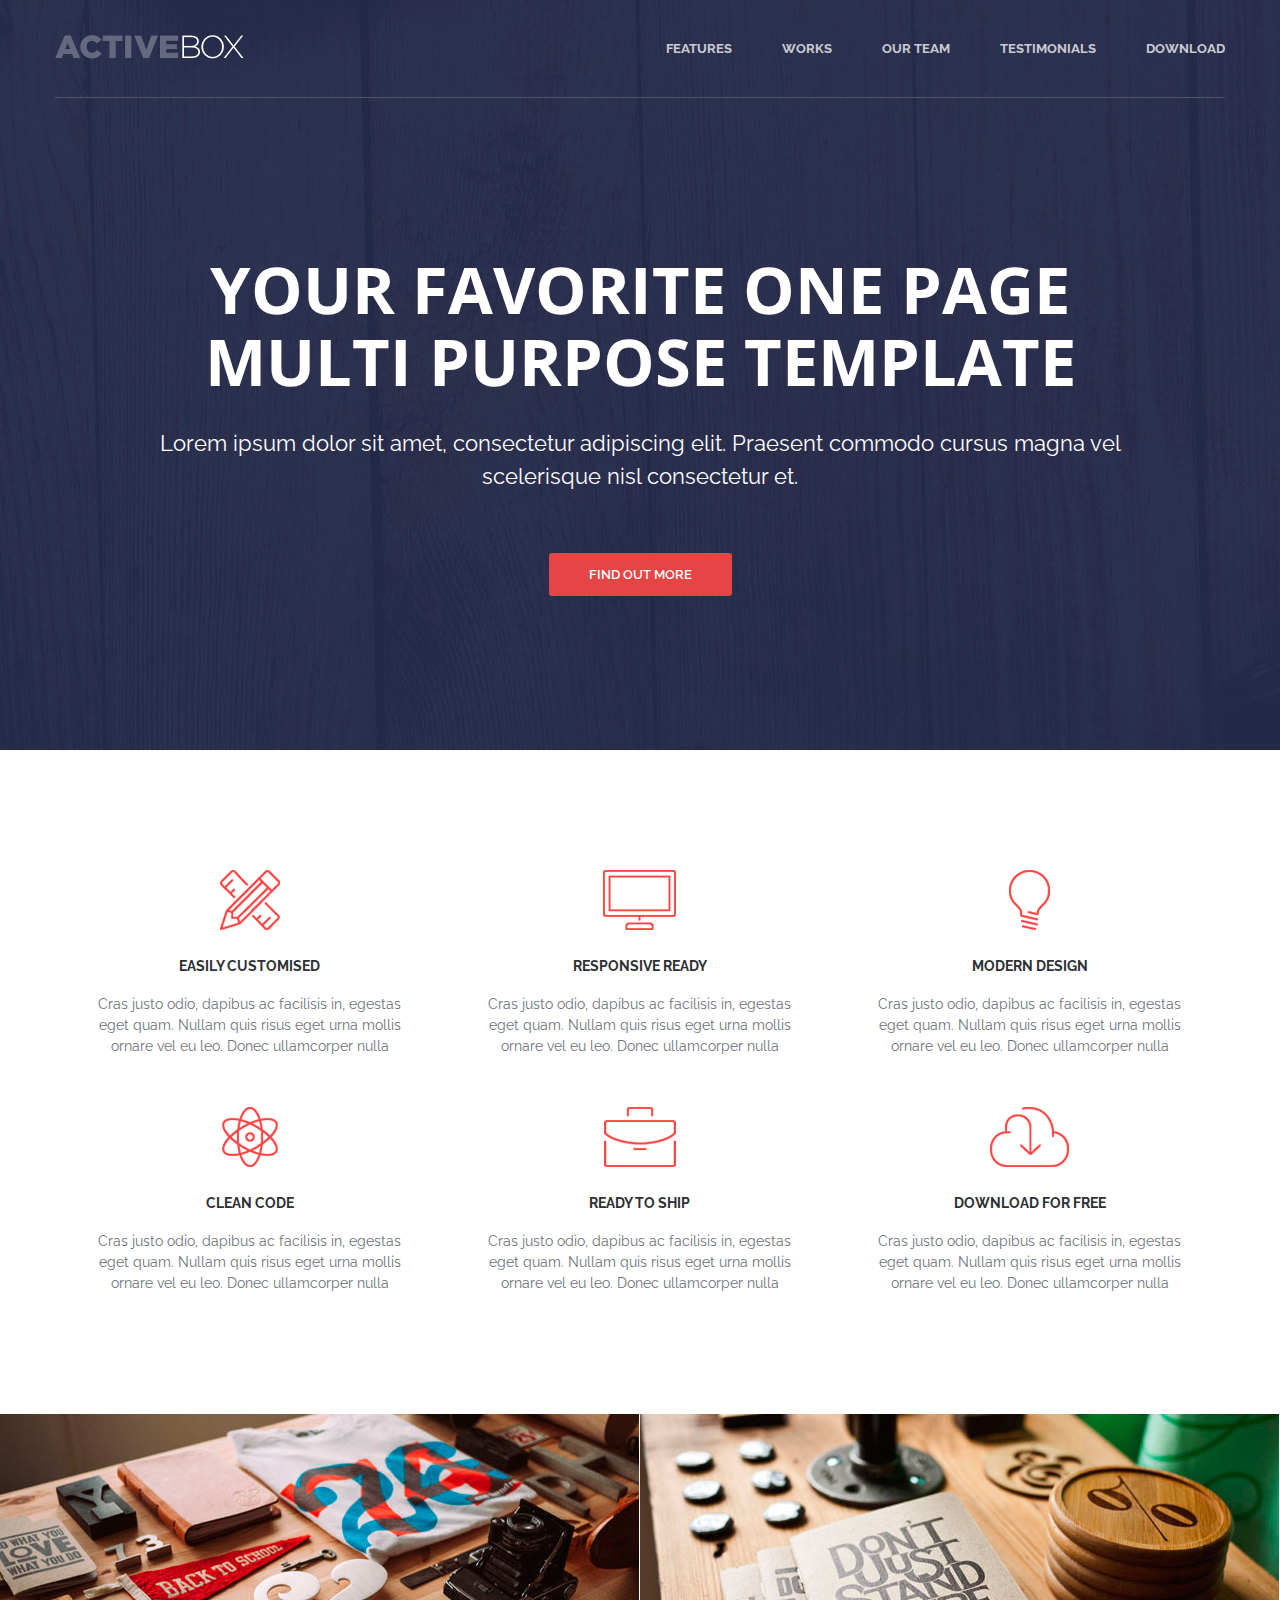
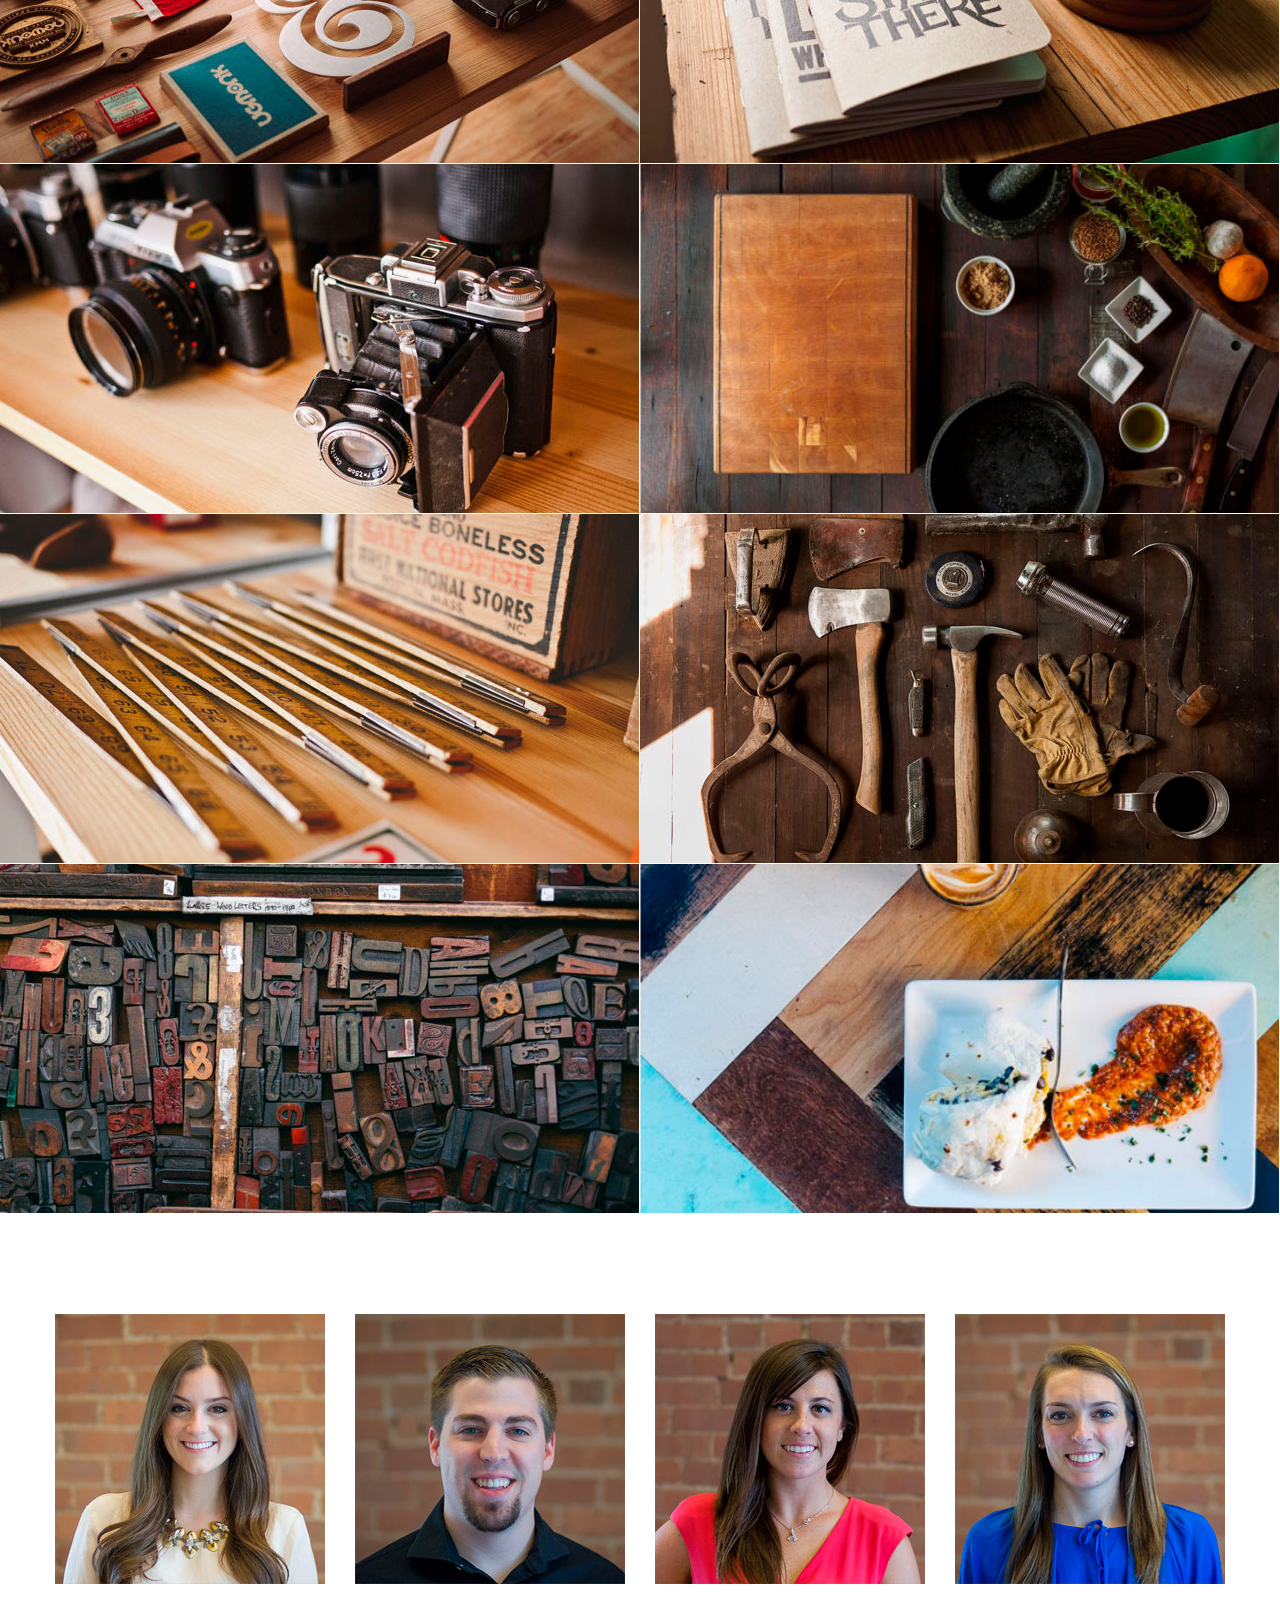
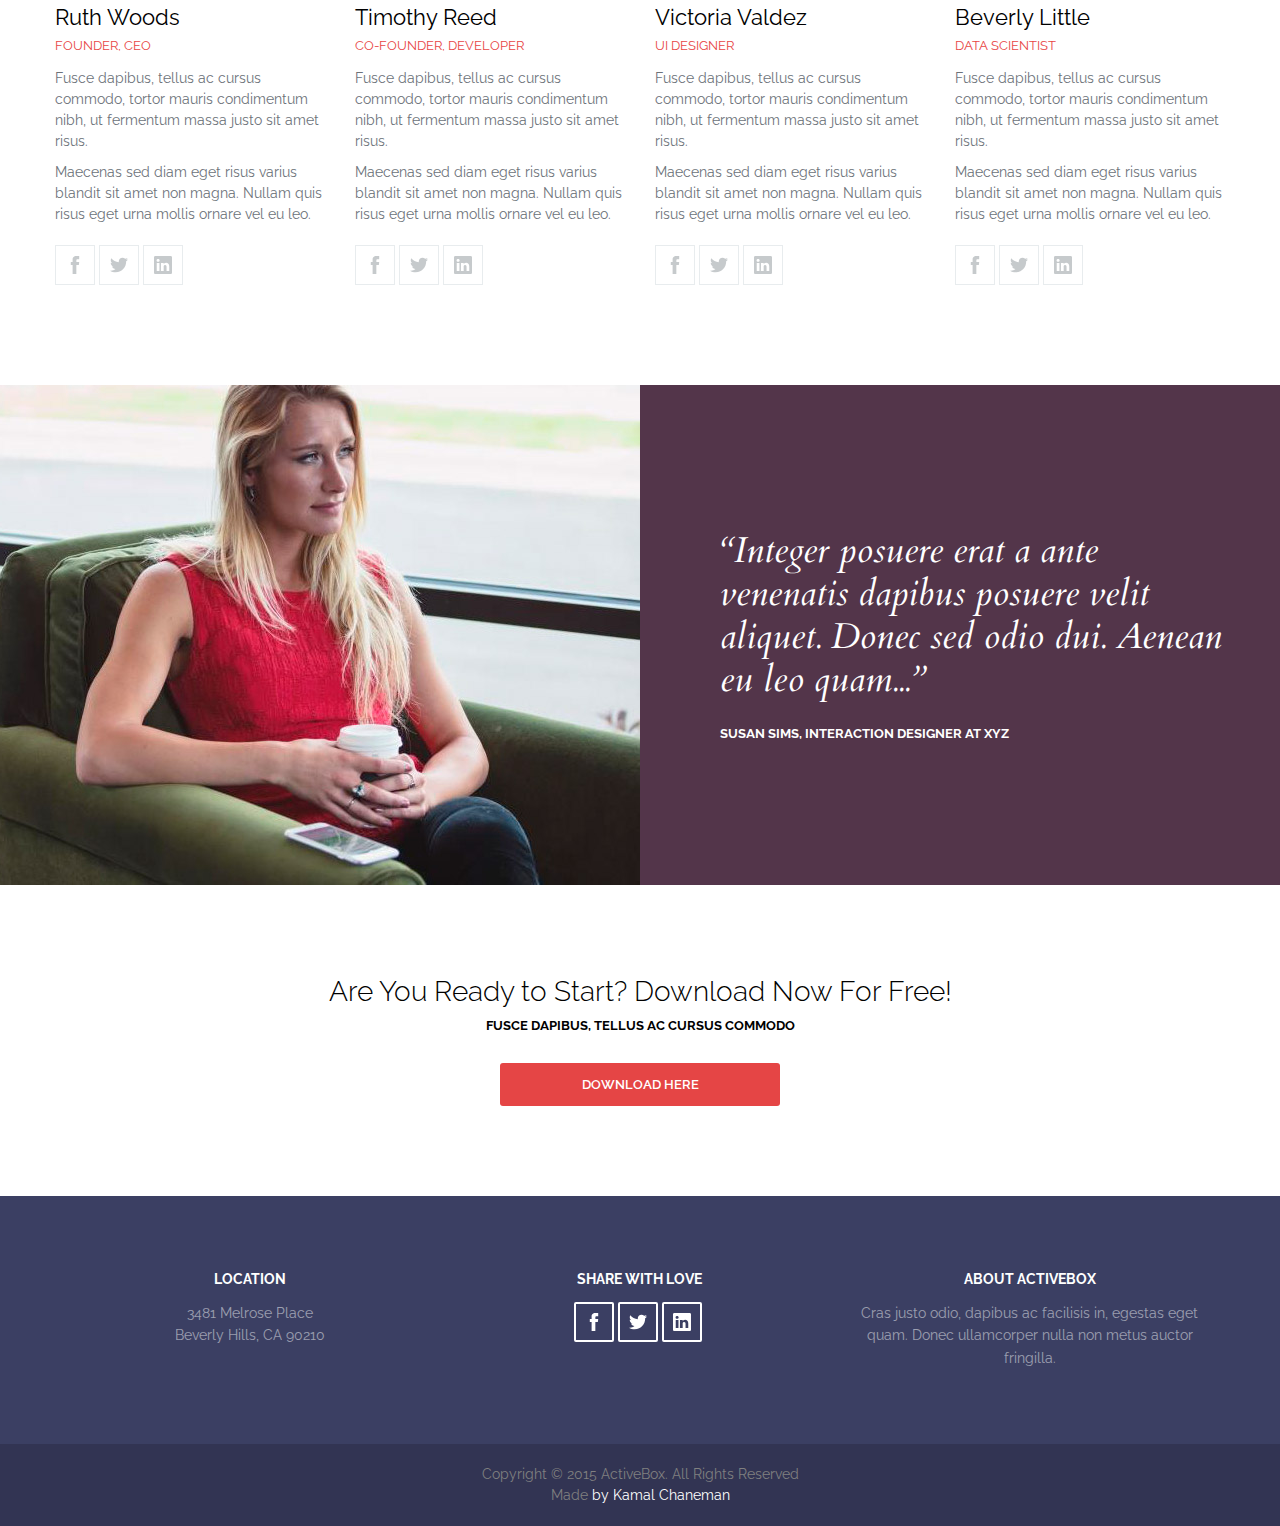
<file: Landing_activebox/index.html>
<!Doctype html> 
<html>
<head>
    <meta charset="utf-8">
    <link rel="stylesheet" href="style.css">
    <link href="https://fonts.googleapis.com/css2?family=Cardo:ital@1&family=Open+Sans:wght@700&family=Raleway:wght@300;400;600;700&display=swap" rel="stylesheet">
    <meta name="viewport" content="width=device-width, initial-scale=1">
    <title>ActiveBox</title>
</head>
<body>
    <!--Sprite-->
    
<svg style="display: none;">
    <symbol id="facebook" viewBox="0 0 430.113 430.114">
        <g>
            <path d="M158.081,83.3c0,10.839,0,59.218,0,59.218h-43.385v72.412h43.385v215.183h89.122V214.936h59.805
                c0,0,5.601-34.721,8.316-72.685c-7.784,0-67.784,0-67.784,0s0-42.127,0-49.511c0-7.4,9.717-17.354,19.321-17.354
                c9.586,0,29.818,0,48.557,0c0-9.859,0-43.924,0-75.385c-25.016,0-53.476,0-66.021,0C155.878-0.004,158.081,72.48,158.081,83.3z"/>
        </g>
    </symbol>
    <symbol id="twitter" viewBox="0 0 612 612">
        <g>
            <path d="M612,116.258c-22.525,9.981-46.694,16.75-72.088,19.772c25.929-15.527,45.777-40.155,55.184-69.411
                c-24.322,14.379-51.169,24.82-79.775,30.48c-22.907-24.437-55.49-39.658-91.63-39.658c-69.334,0-125.551,56.217-125.551,125.513
                c0,9.828,1.109,19.427,3.251,28.606C197.065,206.32,104.556,156.337,42.641,80.386c-10.823,18.51-16.98,40.078-16.98,63.101
                c0,43.559,22.181,81.993,55.835,104.479c-20.575-0.688-39.926-6.348-56.867-15.756v1.568c0,60.806,43.291,111.554,100.693,123.104
                c-10.517,2.83-21.607,4.398-33.08,4.398c-8.107,0-15.947-0.803-23.634-2.333c15.985,49.907,62.336,86.199,117.253,87.194
                c-42.947,33.654-97.099,53.655-155.916,53.655c-10.134,0-20.116-0.612-29.944-1.721c55.567,35.681,121.536,56.485,192.438,56.485
                c230.948,0,357.188-191.291,357.188-357.188l-0.421-16.253C573.872,163.526,595.211,141.422,612,116.258z"></path>
        </g>
    </symbol>
    <symbol id="linkedin" viewBox="0 0 430.117 430.118">
        <g>
            <path d="M398.355,0H31.782C14.229,0,0.002,13.793,0.002,30.817v368.471
                c0,17.025,14.232,30.83,31.78,30.83h366.573c17.549,0,31.76-13.814,31.76-30.83V30.817C430.115,13.798,415.904,0,398.355,0z
                 M130.4,360.038H65.413V165.845H130.4V360.038z M97.913,139.315h-0.437c-21.793,0-35.92-14.904-35.92-33.563
                c0-19.035,14.542-33.535,36.767-33.535c22.227,0,35.899,14.496,36.331,33.535C134.654,124.415,120.555,139.315,97.913,139.315z
                 M364.659,360.038h-64.966V256.138c0-26.107-9.413-43.921-32.907-43.921c-17.973,0-28.642,12.018-33.327,23.621
                c-1.736,4.144-2.166,9.94-2.166,15.728v108.468h-64.954c0,0,0.85-175.979,0-194.192h64.964v27.531
                c8.624-13.229,24.035-32.1,58.534-32.1c42.76,0,74.822,27.739,74.822,87.414V360.038z M230.883,193.99
                c0.111-0.182,0.266-0.401,0.42-0.614v0.614H230.883z"></path>
        </g>
    </symbol>
</svg>
    
    
    <!--Header-->
    
<header class="header">
    <div class="container">
        <div class="header__inner">
            <div class=header__logo>
                <img src="image/activebox-logo.png" alt="">
            </div>
            
            <nav class="nav">
                <a class="nav__link" href="#">Features</a>
                <a class="nav__link" href="#">Works</a>
                <a class="nav__link" href="#">Our Team</a>
                <a class="nav__link" href="#">Testimonials</a>
                <a class="nav__link" href="#">Download</a>
            </nav>
            
            <button class="burger" type="button">
                <span class="burger__item">Menu</span>
            </button>
            
        </div>
    </div>
</header>
        
    <!--Intro-->
    
<div class="intro">
    <div class="container">
        <div class="intro__inner">
            <h1 class="intro__title">Your Favorite One Page Multi Purpose Template</h1>
            <h2 class="intro__subtitle">Lorem ipsum dolor sit amet, consectetur adipiscing elit. Praesent commodo cursus magna
                                        vel scelerisque nisl consectetur et.</h2>
            <a class="btn btn--red" href="#">Find Out More</a>
        </div>    
    </div>
</div>
    
    <!--Features-->
    
<div class="container">
    <div class="features">
        <div class="features__item">
            <img class="features__icon" src="image/features/feature-1.png" alt="">
            <h4 class="features__title">Easily customised</h4>
            <div class="features__text">Cras justo odio, dapibus ac facilisis in, egestas eget quam. Nullam quis risus eget urna mollis ornare vel eu leo. Donec ullamcorper nulla</div> 
        </div>
        
        <div class="features__item">
            <img class="features__icon" src="image/features/feature-2.png" alt="">
            <h4 class="features__title">Responsive ready</h4>
            <div class="features__text">Cras justo odio, dapibus ac facilisis in, egestas eget quam. Nullam quis risus eget urna mollis ornare vel eu leo. Donec ullamcorper nulla</div> 
        </div> 
        
        <div class="features__item">
            <img class="features__icon" src="image/features/feature-3.png" alt="">
            <h4 class="features__title">Modern design</h4>
            <div class="features__text">Cras justo odio, dapibus ac facilisis in, egestas eget quam. Nullam quis risus eget urna mollis ornare vel eu leo. Donec ullamcorper nulla</div> 
        </div> 
        
        <div class="features__item">
            <img class="features__icon" src="image/features/feature-4.png" alt="">
            <h4 class="features__title">Clean code</h4>
            <div class="features__text">Cras justo odio, dapibus ac facilisis in, egestas eget quam. Nullam quis risus eget urna mollis ornare vel eu leo. Donec ullamcorper nulla</div> 
        </div> 
        
        <div class="features__item">
            <img class="features__icon" src="image/features/feature-5.png" alt="">
            <h4 class="features__title">Ready to ship</h4>
            <div class="features__text">Cras justo odio, dapibus ac facilisis in, egestas eget quam. Nullam quis risus eget urna mollis ornare vel eu leo. Donec ullamcorper nulla</div> 
        </div> 
        
        <div class="features__item">
            <img class="features__icon" src="image/features/feature-6.png" alt="">
            <h4 class="features__title">Download for free</h4>
            <div class="features__text">Cras justo odio, dapibus ac facilisis in, egestas eget quam. Nullam quis risus eget urna mollis ornare vel eu leo. Donec ullamcorper nulla</div> 
        </div> 
    </div> 
</div>
    

<!--Works-->  

<div class="works">
    <div class="works__item">
        <img class="works__image" src="image/works/work-1.jpg" alt="">
        <div class="works__content">
            <div class="works__title">Project Name</div>
            <div class="works__text">User Interface Design</div>
        </div>
    </div>
    <div class="works__item">
        <img class="works__image" src="image/works/work-2.jpg" alt="">
        <div class="works__content">
            <div class="works__title">Project Name</div>
            <div class="works__text">User Interface Design</div>
        </div>
    </div>
    <div class="works__item">
        <img class="works__image" src="image/works/work-3.jpg" alt="">
        <div class="works__content">
            <div class="works__title">Project Name</div>
            <div class="works__text">User Interface Design</div>
        </div>
    </div>
    <div class="works__item">
        <img class="works__image" src="image/works/work-4.jpg" alt="">
        <div class="works__content">
            <div class="works__title">Project Name</div>
            <div class="works__text">User Interface Design</div>
        </div>
    </div>
    <div class="works__item">
        <img class="works__image" src="image/works/work-5.jpg" alt="">
        <div class="works__content">
            <div class="works__title">Project Name</div>
            <div class="works__text">User Interface Design</div>
        </div>
    </div>
    <div class="works__item">
        <img class="works__image" src="image/works/work-6.jpg" alt="">
        <div class="works__content">
            <div class="works__title">Project Name</div>
            <div class="works__text">User Interface Design</div>
        </div>
    </div>
    <div class="works__item">
        <img class="works__image" src="image/works/work-7.jpg" alt="">
        <div class="works__content">
            <div class="works__title">Project Name</div>
            <div class="works__text">User Interface Design</div>
        </div>
    </div>
    <div class="works__item">
        <img class="works__image" src="image/works/work-8.jpg" alt="">
        <div class="works__content">
            <div class="works__title">Project Name</div>
            <div class="works__text">User Interface Design</div>
        </div>
    </div>
</div>
    
    
<!--Team-->     
    
<div class="team">
    <div class="container">
        <div class="team__inner">
            <div class="team__item">
                <img class="team__photo" src="image/team/team-1.jpg" alt="">
                <div class="team__name">Ruth Woods</div>
                <div class="team__prof">Founder, Ceo</div>
                <div class="team__text">
                    <p>Fusce dapibus, tellus ac cursus commodo, tortor mauris condimentum nibh, ut fermentum massa justo sit amet risus.</p>
                    <p>Maecenas sed diam eget risus varius blandit sit amet non magna. Nullam quis risus eget urna mollis ornare vel eu leo.</p>
                </div>
                
                <div class="social">
                   <a class="social__item" href="#" target="_blank">
                       <svg class="social__icon">
                           <use xlink:href="#facebook">
                           </use>
                       </svg>
                   </a>
                    <a class="social__item" href="#" target="_blank">
                       <svg class="social__icon">
                           <use xlink:href="#twitter">
                           </use>
                       </svg>
                   </a>
                    <a class="social__item" href="#" target="_blank">
                       <svg class="social__icon">
                           <use xlink:href="#linkedin">
                           </use>
                       </svg>
                   </a>
                </div>
                
            </div>
            
            <div class="team__item">
                <img class="team__photo" src="image/team/team-2.jpg" alt="">
                <div class="team__name">Timothy Reed</div>
                <div class="team__prof">Co-Founder, Developer</div>
                <div class="team__text">
                    <p>Fusce dapibus, tellus ac cursus commodo, tortor mauris condimentum nibh, ut fermentum massa justo sit amet risus.</p>
                    <p>Maecenas sed diam eget risus varius blandit sit amet non magna. Nullam quis risus eget urna mollis ornare vel eu leo.</p>
                </div>
                <div class="social">
                   <a class="social__item" href="#" target="_blank">
                       <svg class="social__icon">
                           <use xlink:href="#facebook">
                           </use>
                       </svg>
                   </a>
                    <a class="social__item" href="#" target="_blank">
                       <svg class="social__icon">
                           <use xlink:href="#twitter">
                           </use>
                       </svg>
                   </a>
                    <a class="social__item" href="#" target="_blank">
                       <svg class="social__icon">
                           <use xlink:href="#linkedin">
                           </use>
                       </svg>
                   </a>
                </div>
            </div>
            
            <div class="team__item">
                <img class="team__photo" src="image/team/team-3.jpg" alt="">
                <div class="team__name">Victoria Valdez</div>
                <div class="team__prof">Ui Designer</div>
                <div class="team__text">
                    <p>Fusce dapibus, tellus ac cursus commodo, tortor mauris condimentum nibh, ut fermentum massa justo sit amet risus.</p>
                    <p>Maecenas sed diam eget risus varius blandit sit amet non magna. Nullam quis risus eget urna mollis ornare vel eu leo.</p>
                </div>
                <div class="social">
                   <a class="social__item" href="#" target="_blank">
                       <svg class="social__icon">
                           <use xlink:href="#facebook">
                           </use>
                       </svg>
                   </a>
                    <a class="social__item" href="#" target="_blank">
                       <svg class="social__icon">
                           <use xlink:href="#twitter">
                           </use>
                       </svg>
                   </a>
                    <a class="social__item" href="#" target="_blank">
                       <svg class="social__icon">
                           <use xlink:href="#linkedin">
                           </use>
                       </svg>
                   </a>
                </div>
            </div>
            
            <div class="team__item">
                <img class="team__photo" src="image/team/team-4.jpg" alt="">
                <div class="team__name">Beverly Little</div>
                <div class="team__prof">Data Scientist</div>
                <div class="team__text">
                    <p>Fusce dapibus, tellus ac cursus commodo, tortor mauris condimentum nibh, ut fermentum massa justo sit amet risus.</p>
                    <p>Maecenas sed diam eget risus varius blandit sit amet non magna. Nullam quis risus eget urna mollis ornare vel eu leo.</p>
                </div>
                <div class="social">
                   <a class="social__item" href="#" target="_blank">
                       <svg class="social__icon">
                           <use xlink:href="#facebook">
                           </use>
                       </svg>
                   </a>
                    <a class="social__item" href="#" target="_blank">
                       <svg class="social__icon">
                           <use xlink:href="#twitter">
                           </use>
                       </svg>
                   </a>
                    <a class="social__item" href="#" target="_blank">
                       <svg class="social__icon">
                           <use xlink:href="#linkedin">
                           </use>
                       </svg>
                   </a>
                </div>
            </div>
            
        </div>    
    </div>
</div>   
    

    
<!--Reviews--> 
    
    
<div class="reviews">
    <div class="container">
        
        <div class="reviews__items">
            <div class="reviews__photo">
                <img class="reviews__img" src="image/reviews/review-1.jpg" alt="">
            </div>
            <div class="reviews__content">
                <div class="reviews__text">“Integer posuere erat a ante venenatis dapibus posuere velit aliquet. Donec sed odio dui. Aenean eu leo quam...”</div>
                <div class="reviews__author">Susan Sims, Interaction Designer aT XYZ</div>
            </div>
        </div>
        
    </div>
</div>
    
    
<!--Download-->   
    
<div class="download">
    <div class="container">
        <h3 class="download__title">Are You Ready to Start? Download Now For Free!</h3>
        <div class="download__text">
            <p>Fusce dapibus, tellus ac cursus commodo</p>
        </div>
        <a class="btn btn--red btn--long" href="#">Download here</a>
    </div>
</div>
    
    
<!--Footer--> 
    
<footer class="footer">
    <div class="container">
        
        <div class="footer__inner">
            <div class="footer__block">
                <div class="footer__title">Location</div>
                <div class="footer__text">
                    <div>3481 Melrose Place</div>
                    <div>Beverly Hills, CA 90210</div>
                </div>
            </div>
            <div class="footer__block">
                <div class="footer__title">Share with love</div>
                
                <div class="social social--white">
                   <a class="social__item" href="#" target="_blank">
                       <svg class="social__icon">
                           <use xlink:href="#facebook">
                           </use>
                       </svg>
                   </a>
                    <a class="social__item" href="#" target="_blank">
                       <svg class="social__icon">
                           <use xlink:href="#twitter">
                           </use>
                       </svg>
                   </a>
                    <a class="social__item" href="#" target="_blank">
                       <svg class="social__icon">
                           <use xlink:href="#linkedin">
                           </use>
                       </svg>
                   </a>
                </div>
                
            </div>
            <div class="footer__block">
                <div class="footer__title">About activebox</div>
                <div class="footer__text">Cras justo odio, dapibus ac facilisis in, egestas eget quam. Donec ullamcorper nulla non metus auctor fringilla.</div>
            </div>
            
        </div>
    </div>   
</footer>
    

<!--Copyright-->    
    
<div class="copyright">
    <div class="container">
        <div class="copyright__text"><div>Copyright © 2015 ActiveBox. All Rights Reserved</div> <div>Made <span class="copyright__author">by Kamal Chaneman</span></div></div>
    </div>   
</div>
    
    
</body>
</html>
</file>
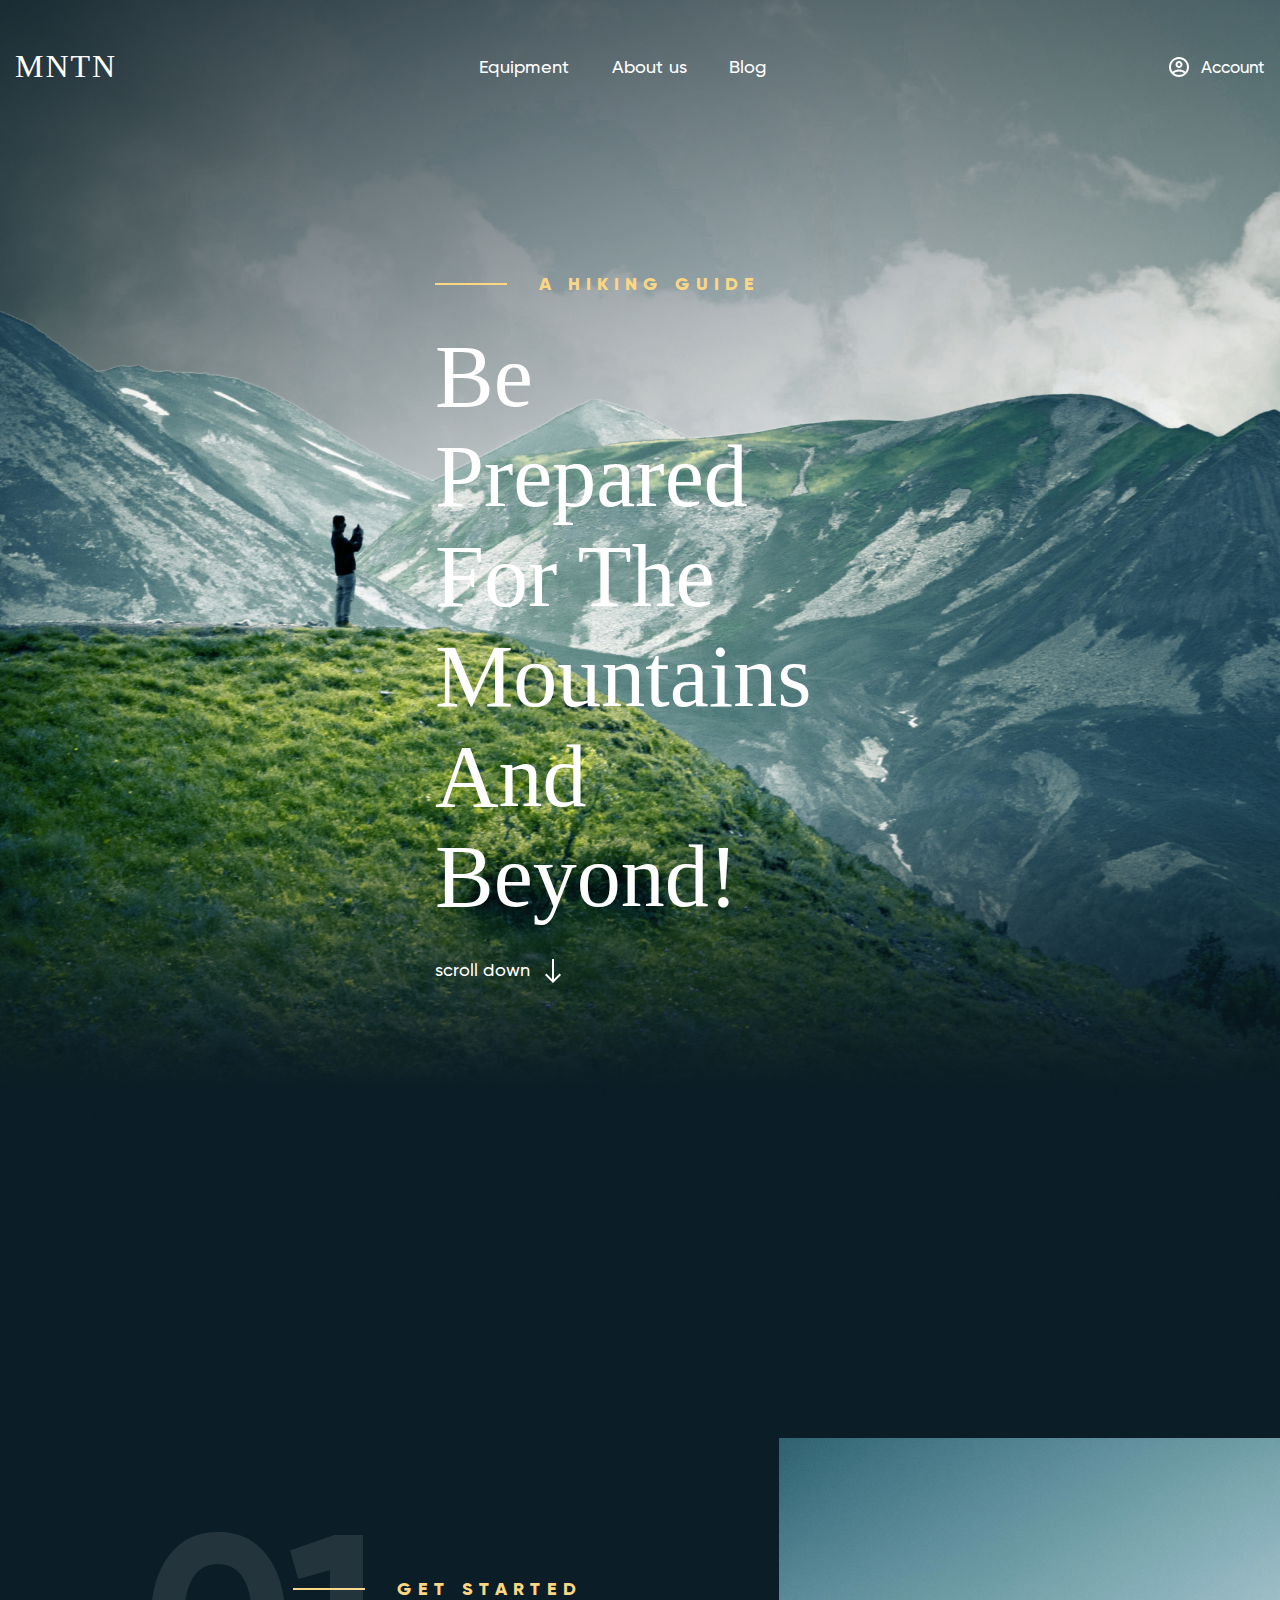
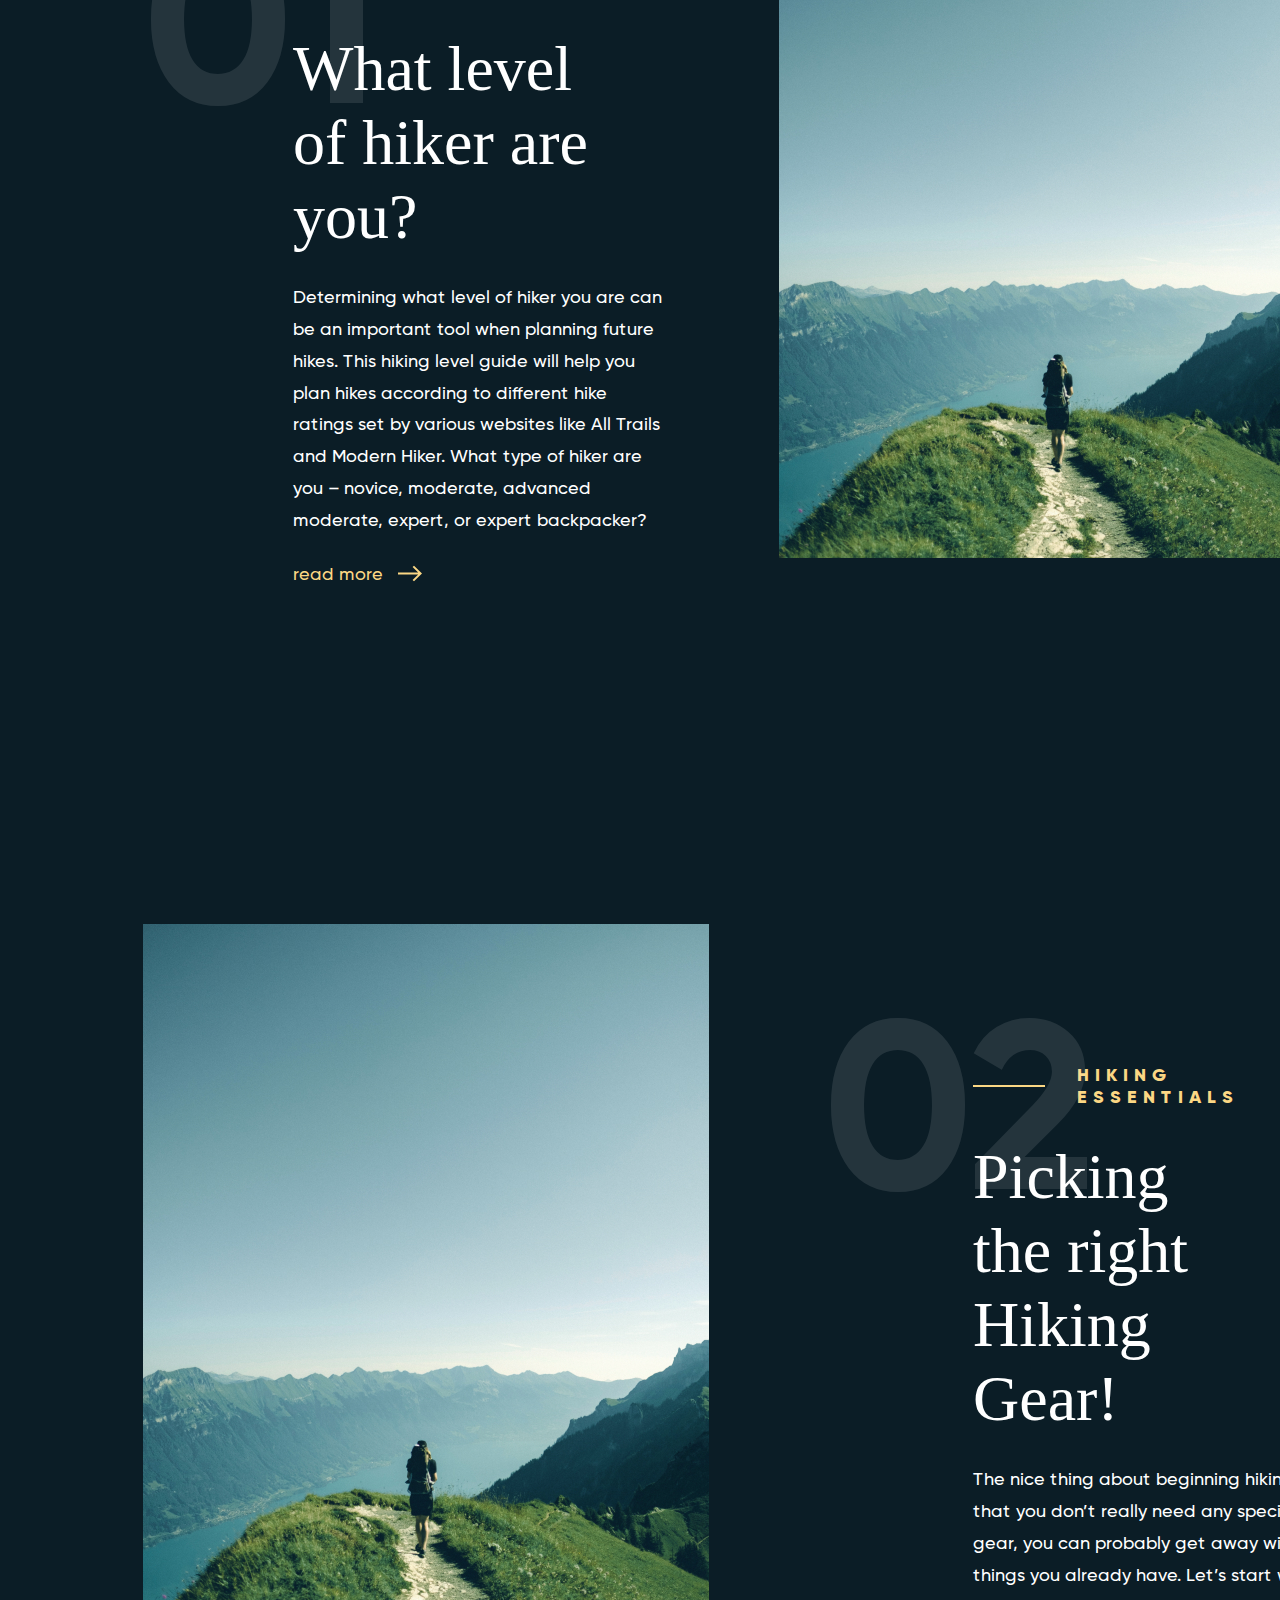
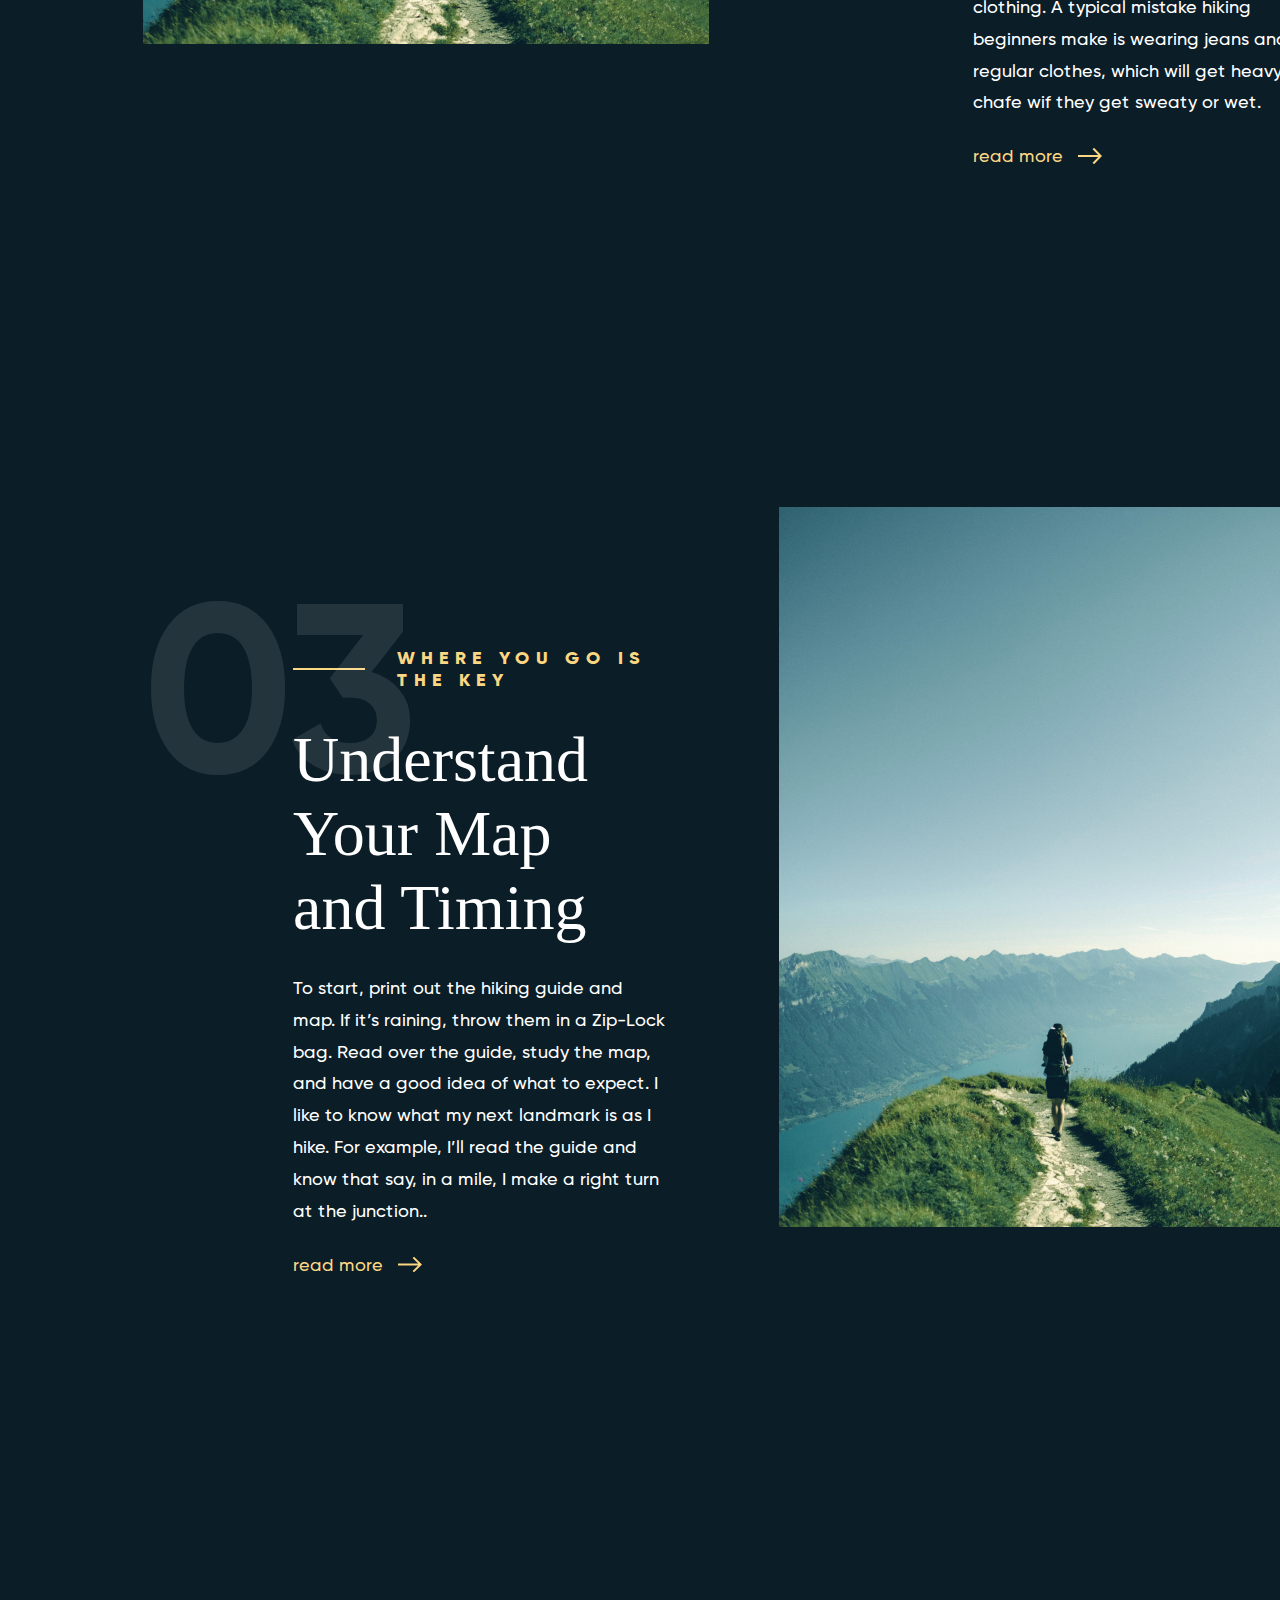
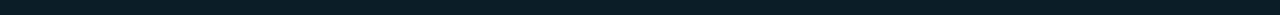
<file: LandingMNTN/index.html>
<!DOCTYPE html>
<html lang="en">
<head>
    <meta charset="UTF-8">
    <title>MNTN</title>
    <link rel="stylesheet" href="css/main.css">
    <link rel="stylesheet" href="fonts/Gilroy/stylesheet.css">
    <link rel="stylesheet" href="fonts/Chronicle/Chronicle%20Display%20Bold.otf">
    <link rel="stylesheet" href="fonts/Chronicle/Chronicle%20Display%20Semibold.otf">
</head>
<body>
<div class="header">
  <div class="width__container">
      <div class="row">
          <div class="logo">MNTN</div>
          <div class="nav">
              <a class="nav__link" href="#">Equipment</a>
              <a class="nav__link" href="#">About us</a>
              <a class="nav__link" href="#">Blog</a>
          </div>
          <a class="account">
              <img src="images/cart.svg" class="account__logo" alt="account">
              Account
          </a>
      </div>
      <div class="title">
         <div class="subtitle">A Hiking guide</div>
         <div class="title__main">Be Prepared For The Mountains And Beyond!</div>
         <div class="suptitle"><scan class="little__suptitle">
            scroll down</scan>
            <img src="images/arrow_downward_24px.svg" alt="" height="24px">
         </div>
      </div>
  </div>
</div>

<div class="main">
    <div class="container">
        <div class="main__inner">
           <div class="main__item">
              <div class="main__content">
                  <div class="subtitle">Get started</div>
                  <div class="content__title">What level of hiker are you?</div>
                  <div class="content__text">Determining what level of hiker you are can be an important tool when planning future hikes. This hiking level guide will help you plan hikes according to different hike ratings set by various websites like All Trails and Modern Hiker. What type of hiker are you – novice, moderate, advanced moderate, expert, or expert backpacker? </div>
                  <a class="read__more" href="#">read more
                     <img src="images/arrowright_downward_24px.svg" alt="more">
                  </a>
                  <div class="content__number">01</div>
              </div>
              <div class="main__img">
                  <img src="images/01.jpg" alt="01">
              </div>
           </div>

           <div class="main__item">

              <div class="main__img">
                  <img src="images/01.jpg" alt="01">
              </div>

               <div class="main__content content__right">
                  <div class="subtitle">Hiking Essentials</div>
                  <div class="content__title">Picking the right Hiking Gear!</div>
                  <div class="content__text">The nice thing about beginning hiking is that you don’t really need any special gear, you can probably get away with things you already have.
Let’s start with clothing. A typical mistake hiking beginners make is wearing jeans and regular clothes, which will get heavy and chafe wif they get sweaty or wet. </div>
                  <a class="read__more" href="#">read more
                     <img src="images/arrowright_downward_24px.svg" alt="more">
                  </a>
                  <div class="content__number">02</div>
              </div>

           </div>

           <div class="main__item">
              <div class="main__content">
                  <div class="subtitle">where you go is the key</div>
                  <div class="content__title">Understand Your Map and Timing</div>
                  <div class="content__text">To start, print out the hiking guide and map. If it’s raining, throw them in a Zip-Lock bag. Read over the guide, study the map, and have a good idea of what to expect. I like to know what my next landmark is as I hike. For example, I’ll read the guide and know that say, in a mile, I make a right turn at the junction..</div>
                  <a class="read__more" href="#">read more
                     <img src="images/arrowright_downward_24px.svg" alt="more">
                  </a>
                  <div class="content__number">03</div>
                  </div>
                  <div class="main__img">
                     <img src="images/01.jpg" alt="01">
                  </div>
              </div>
           </div>
       </div>
    </div>

</body>
</html>
</file>
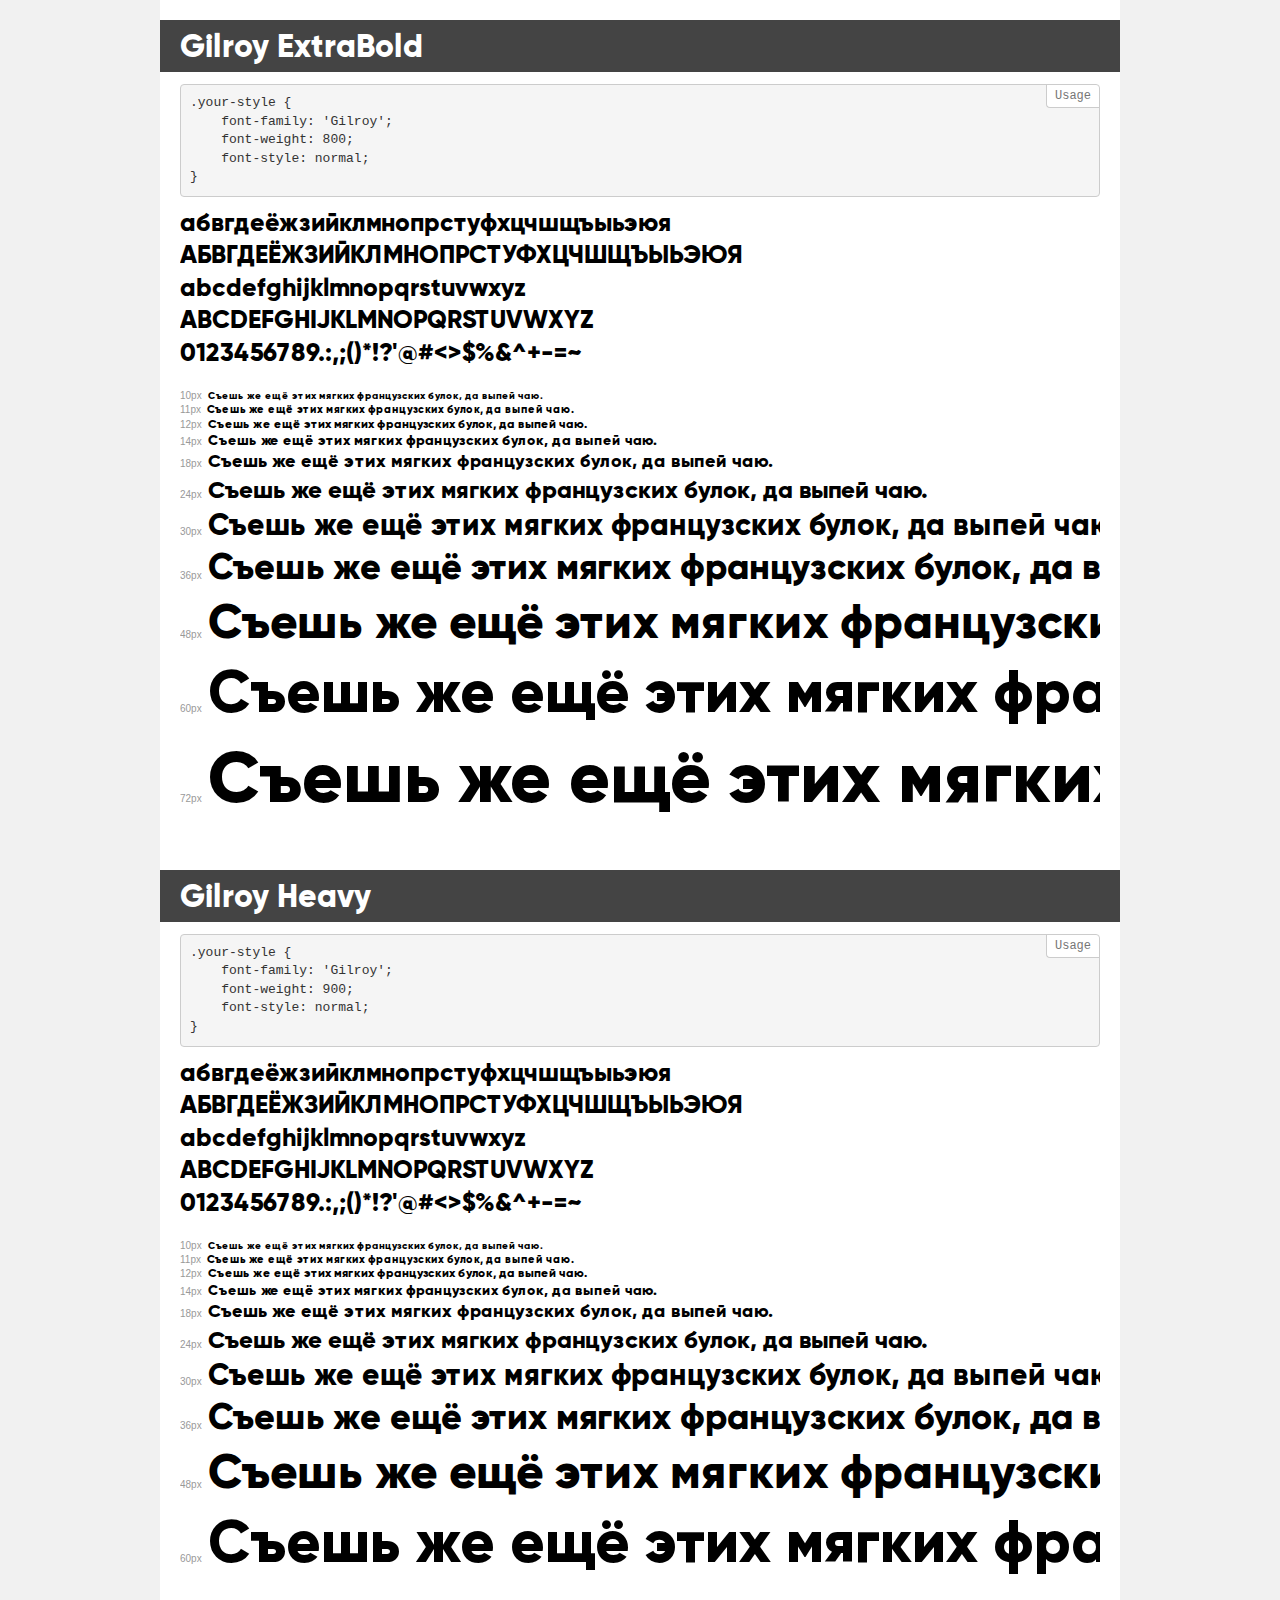
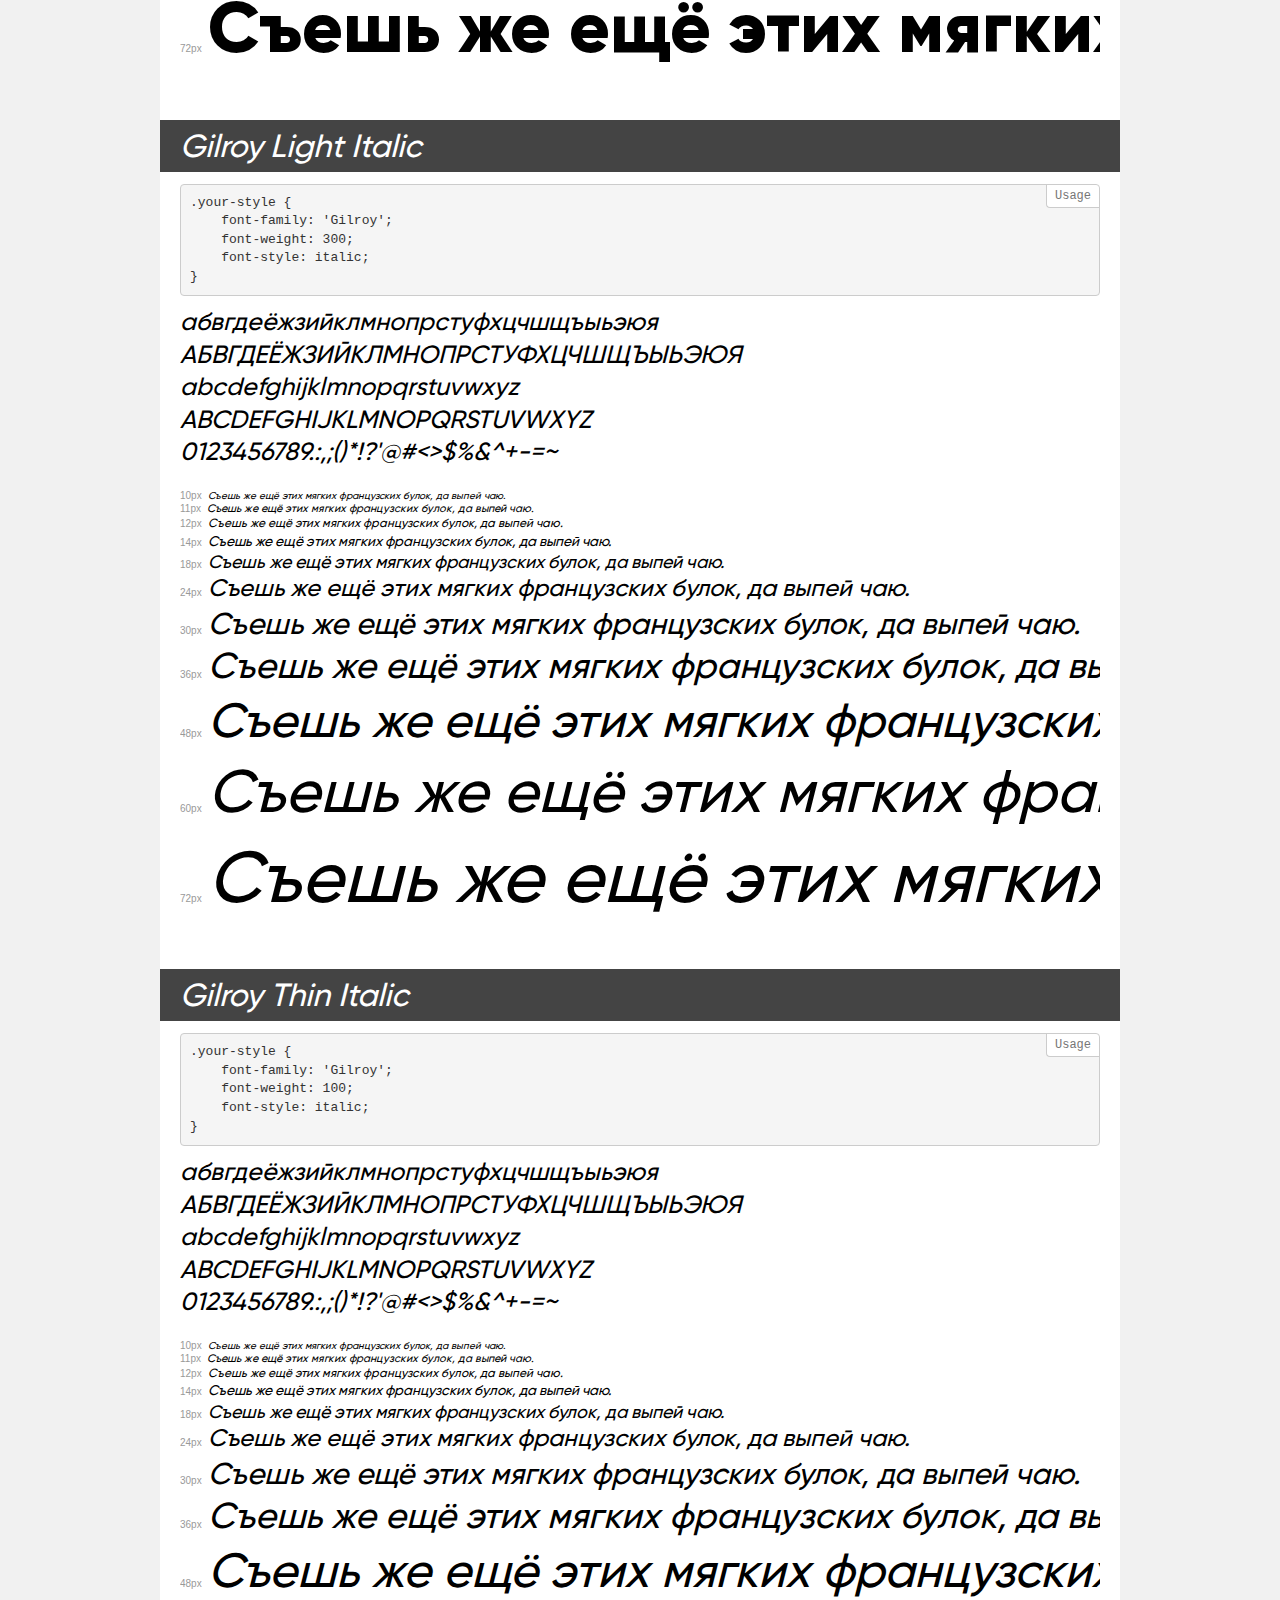
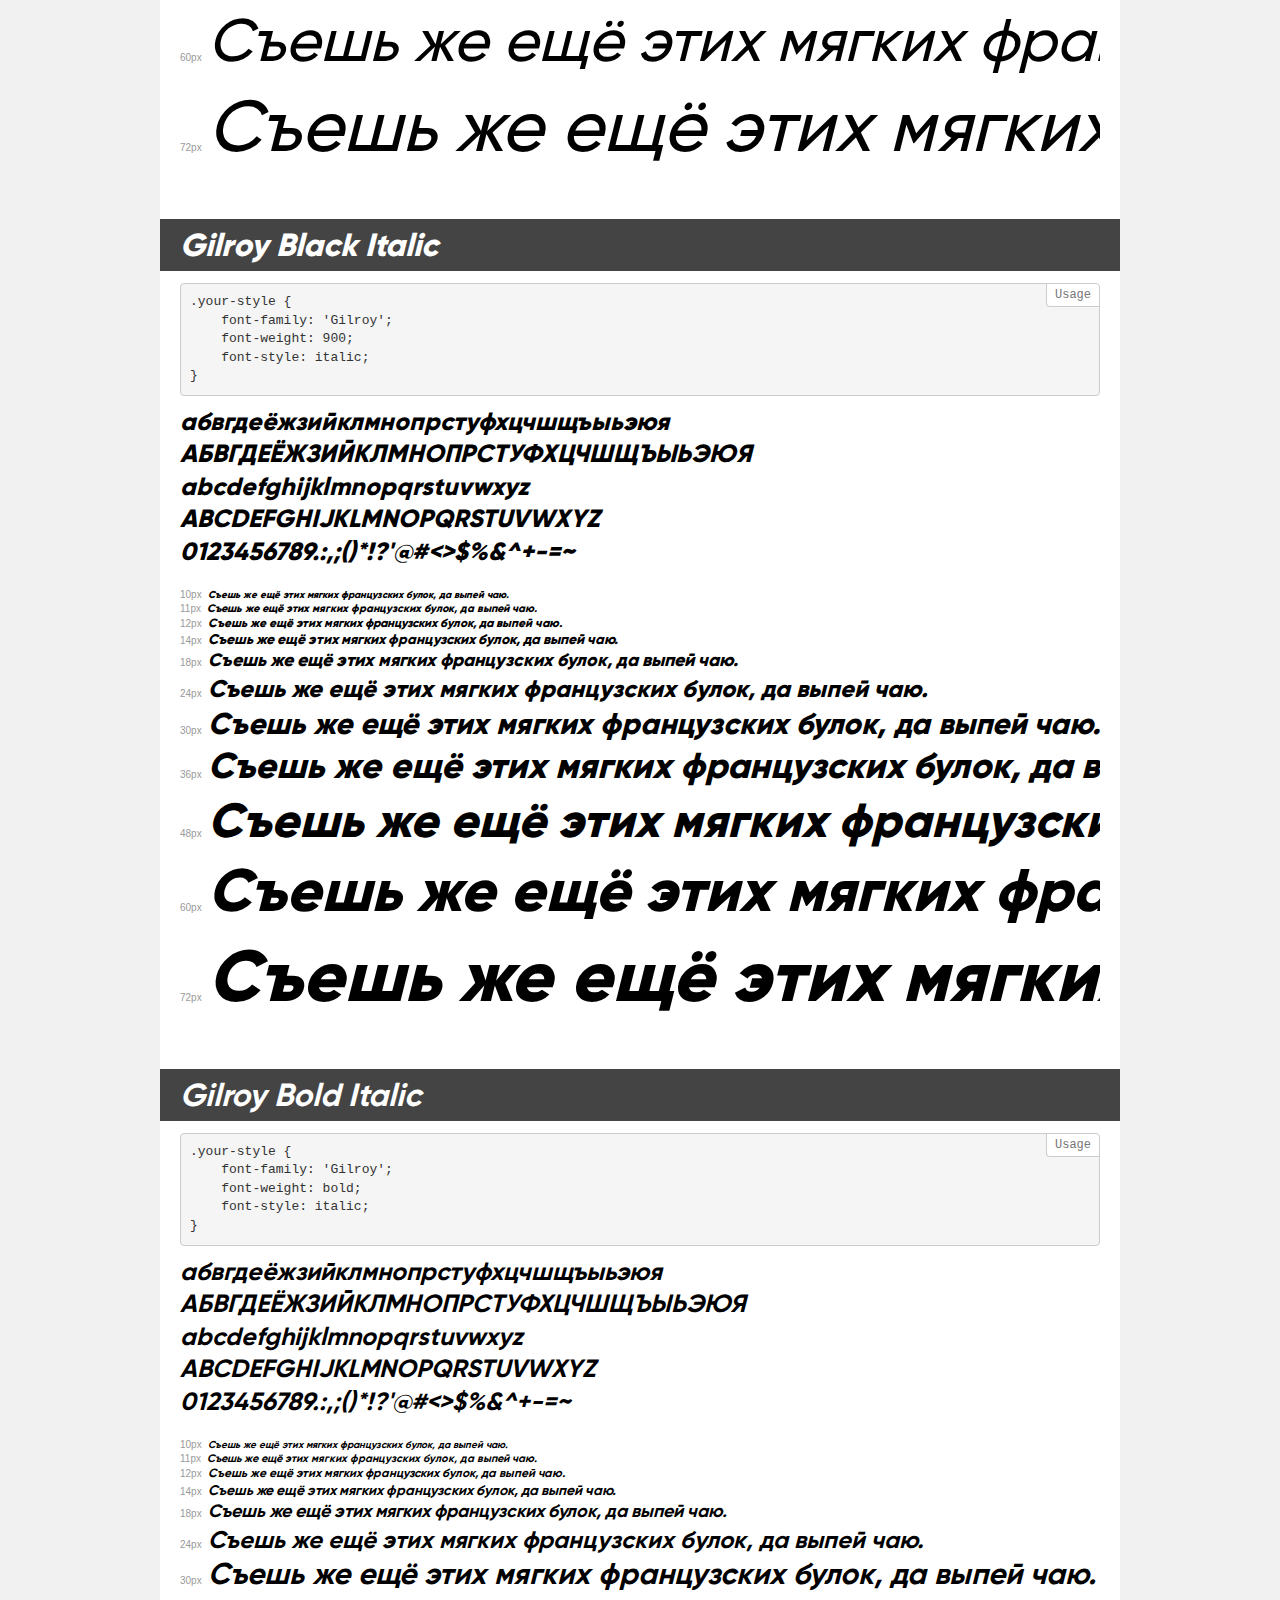
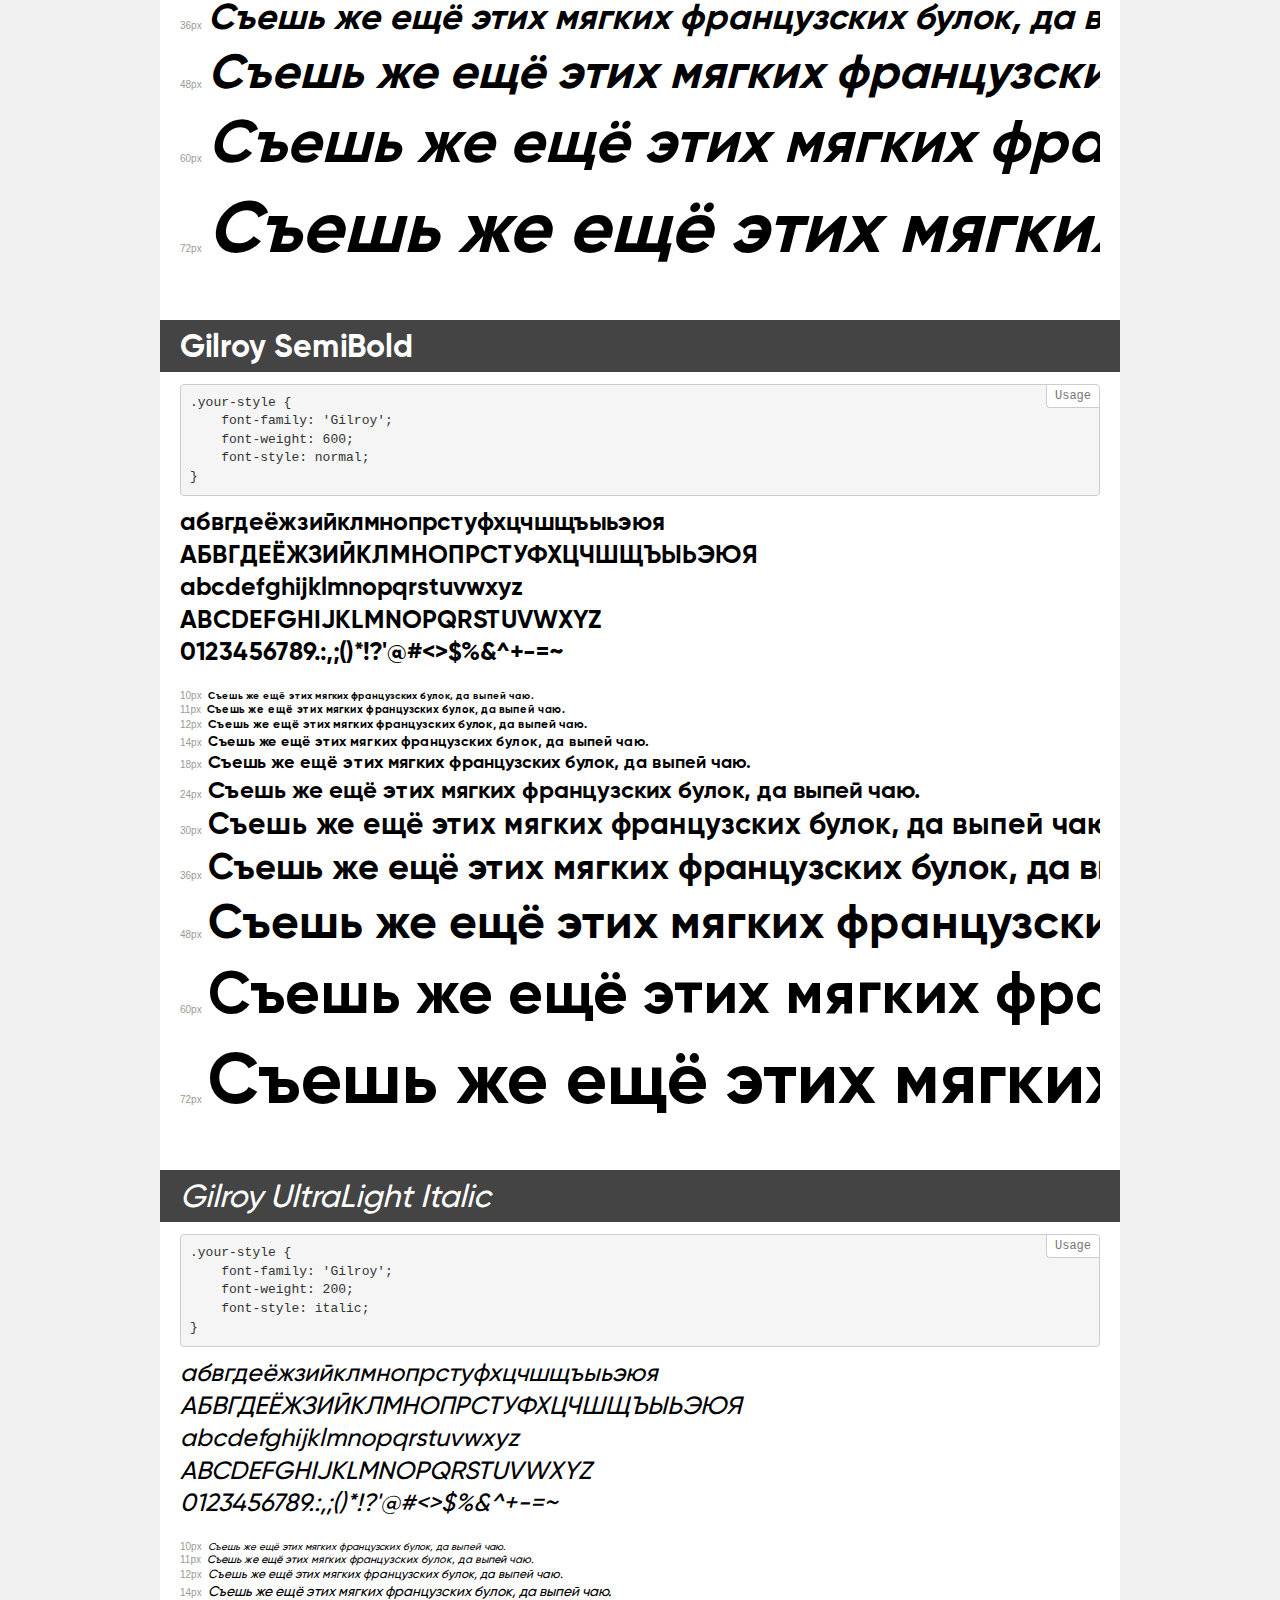
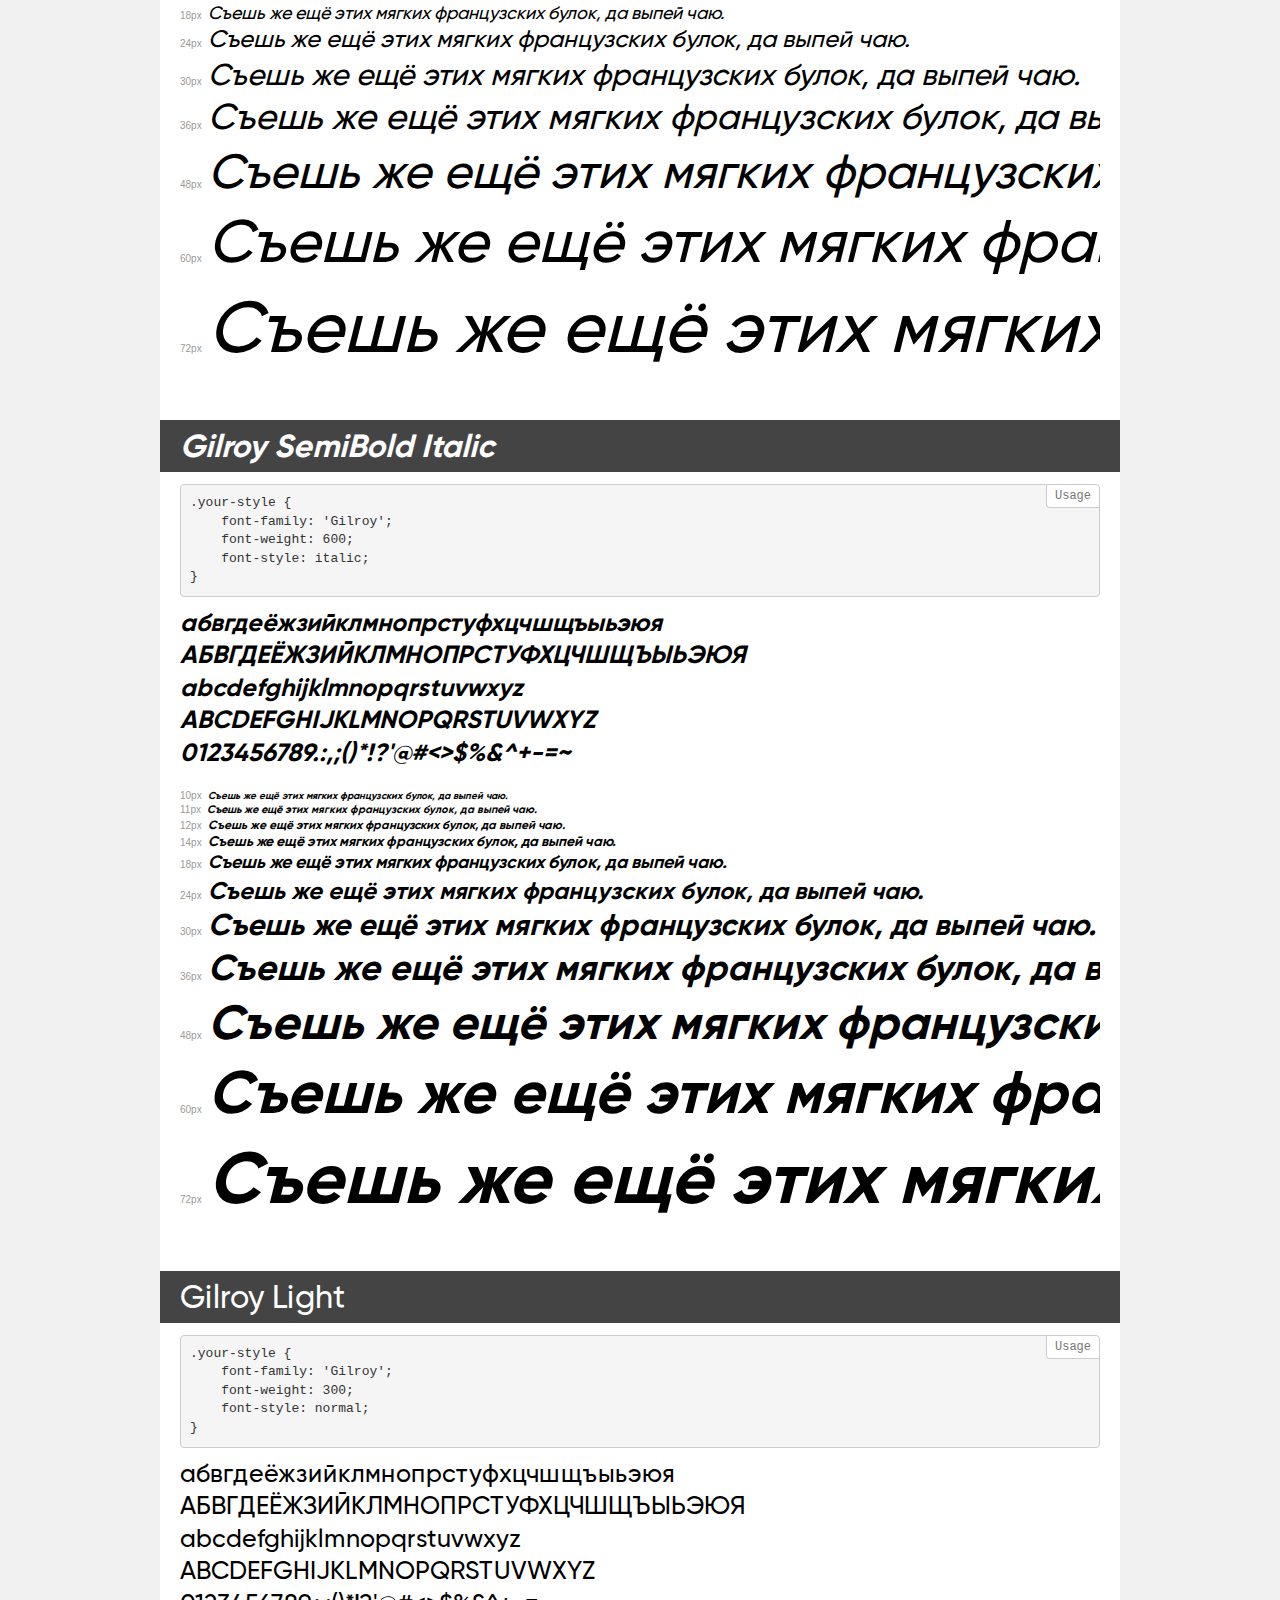
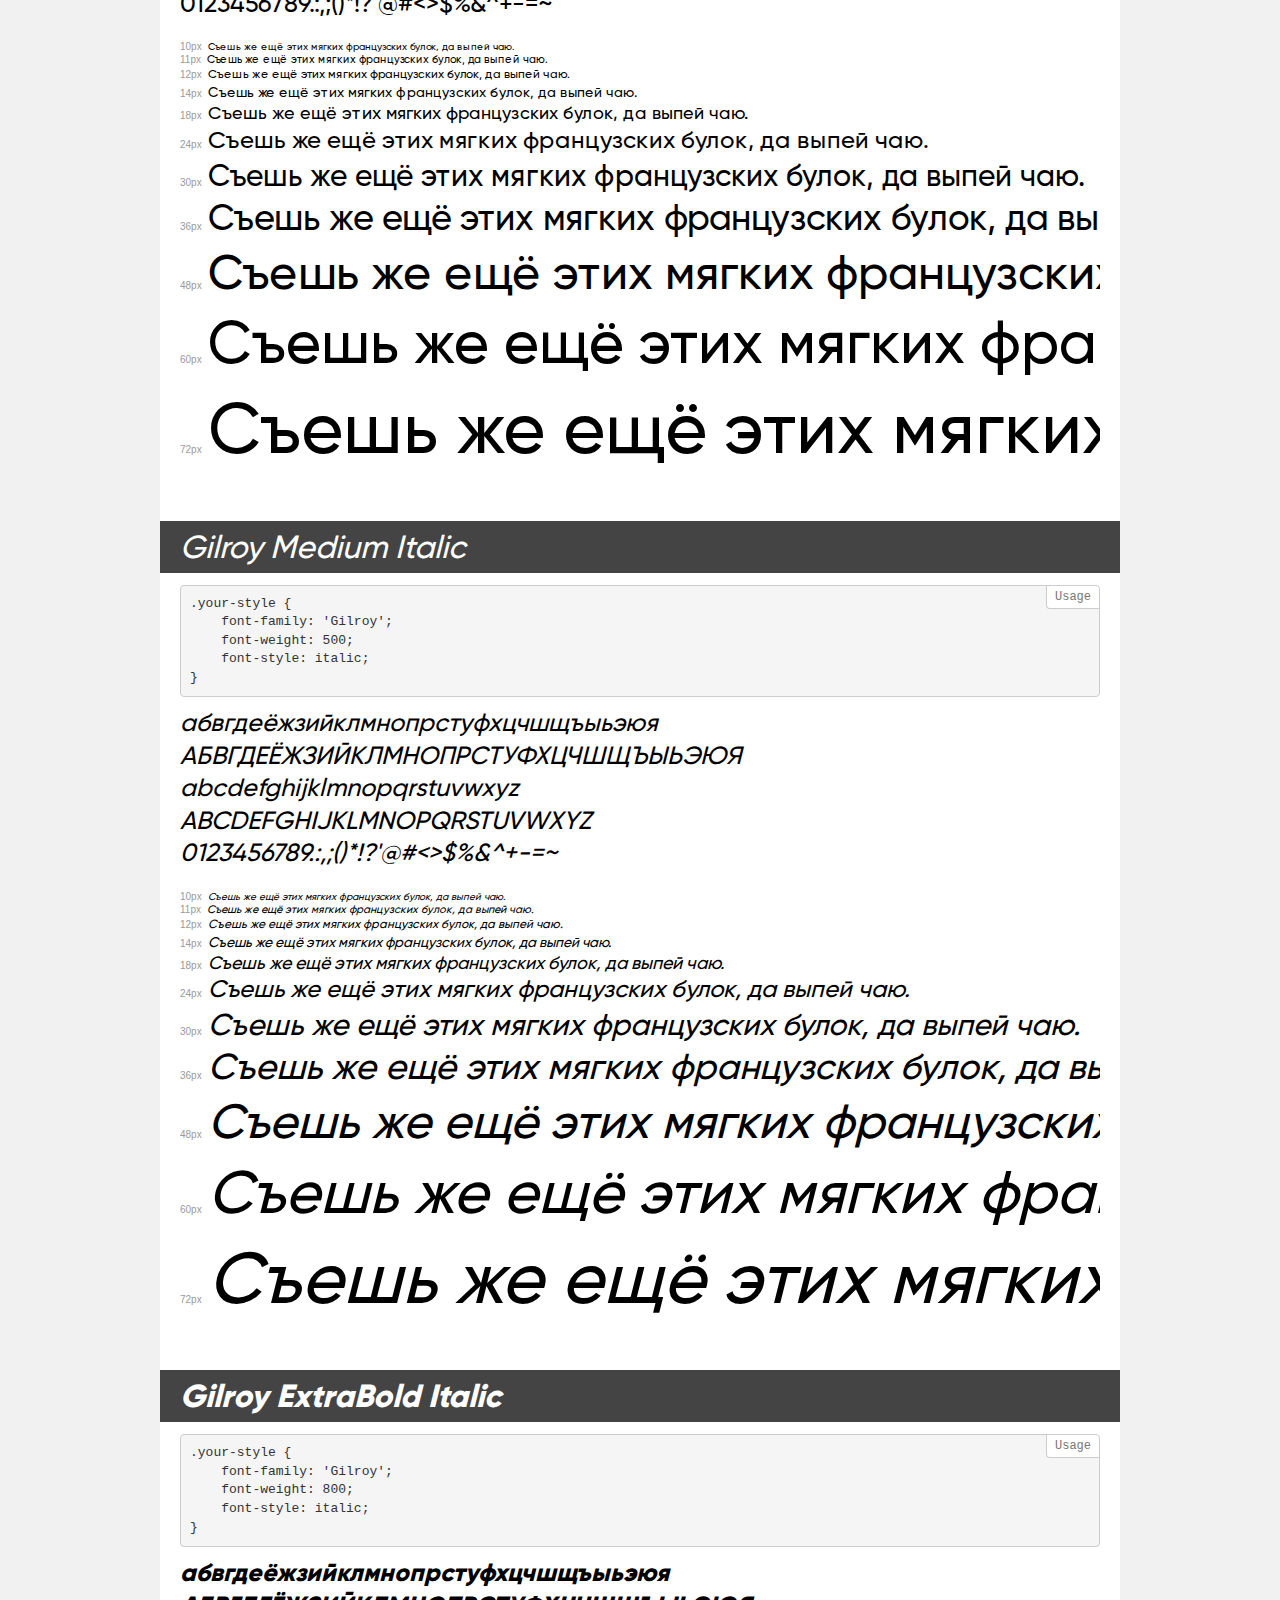
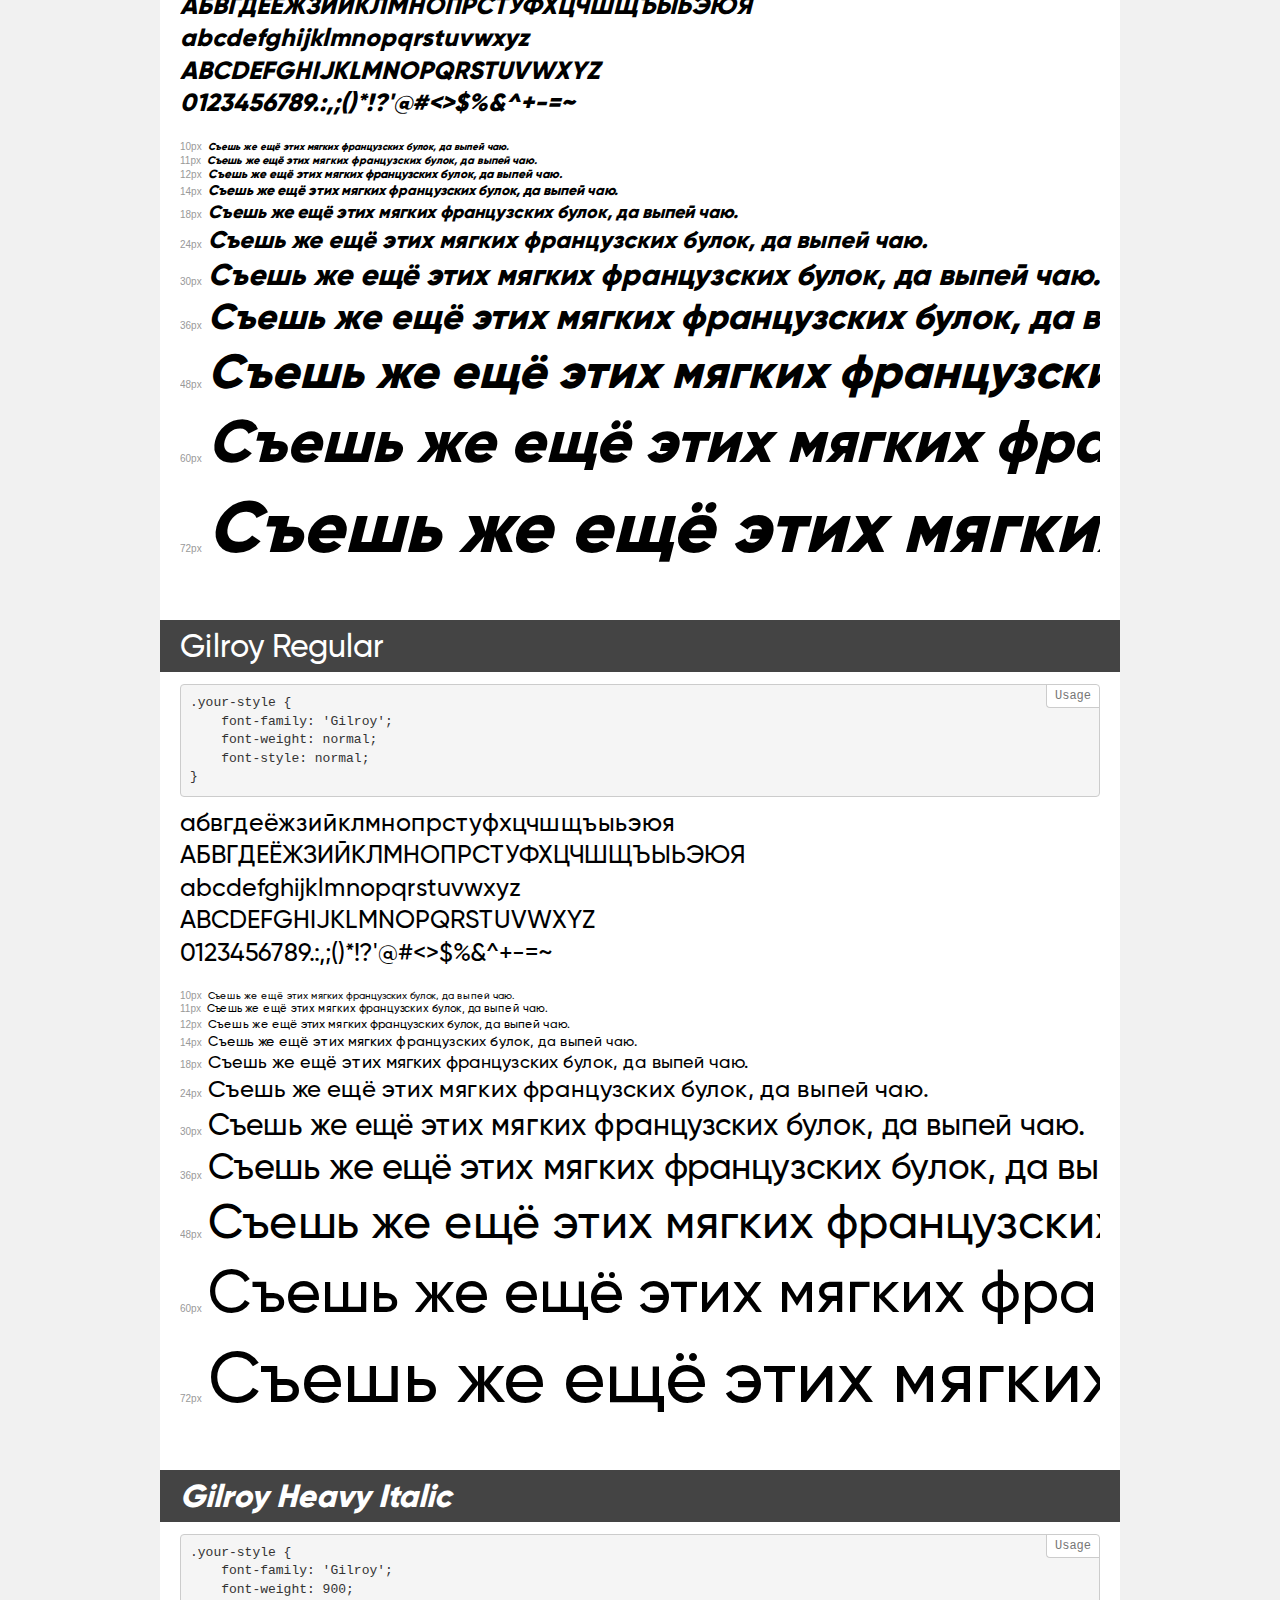
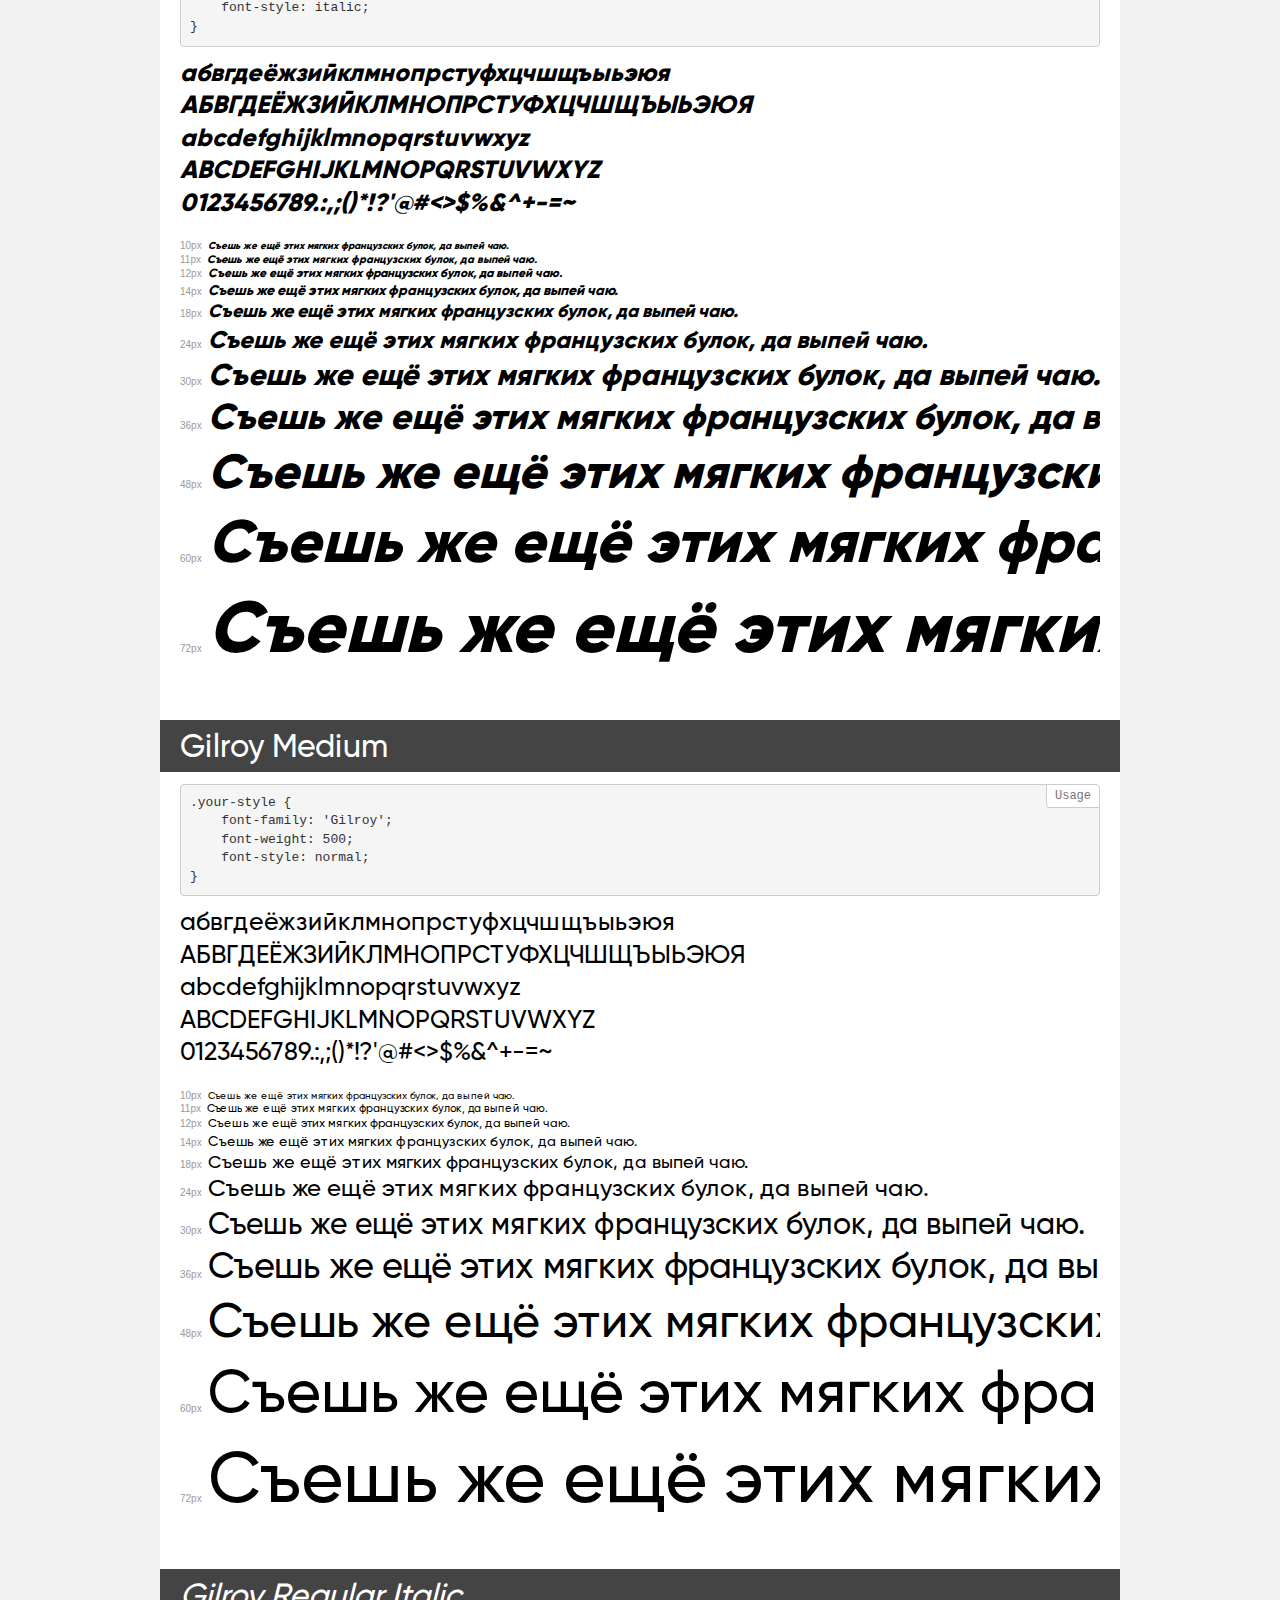
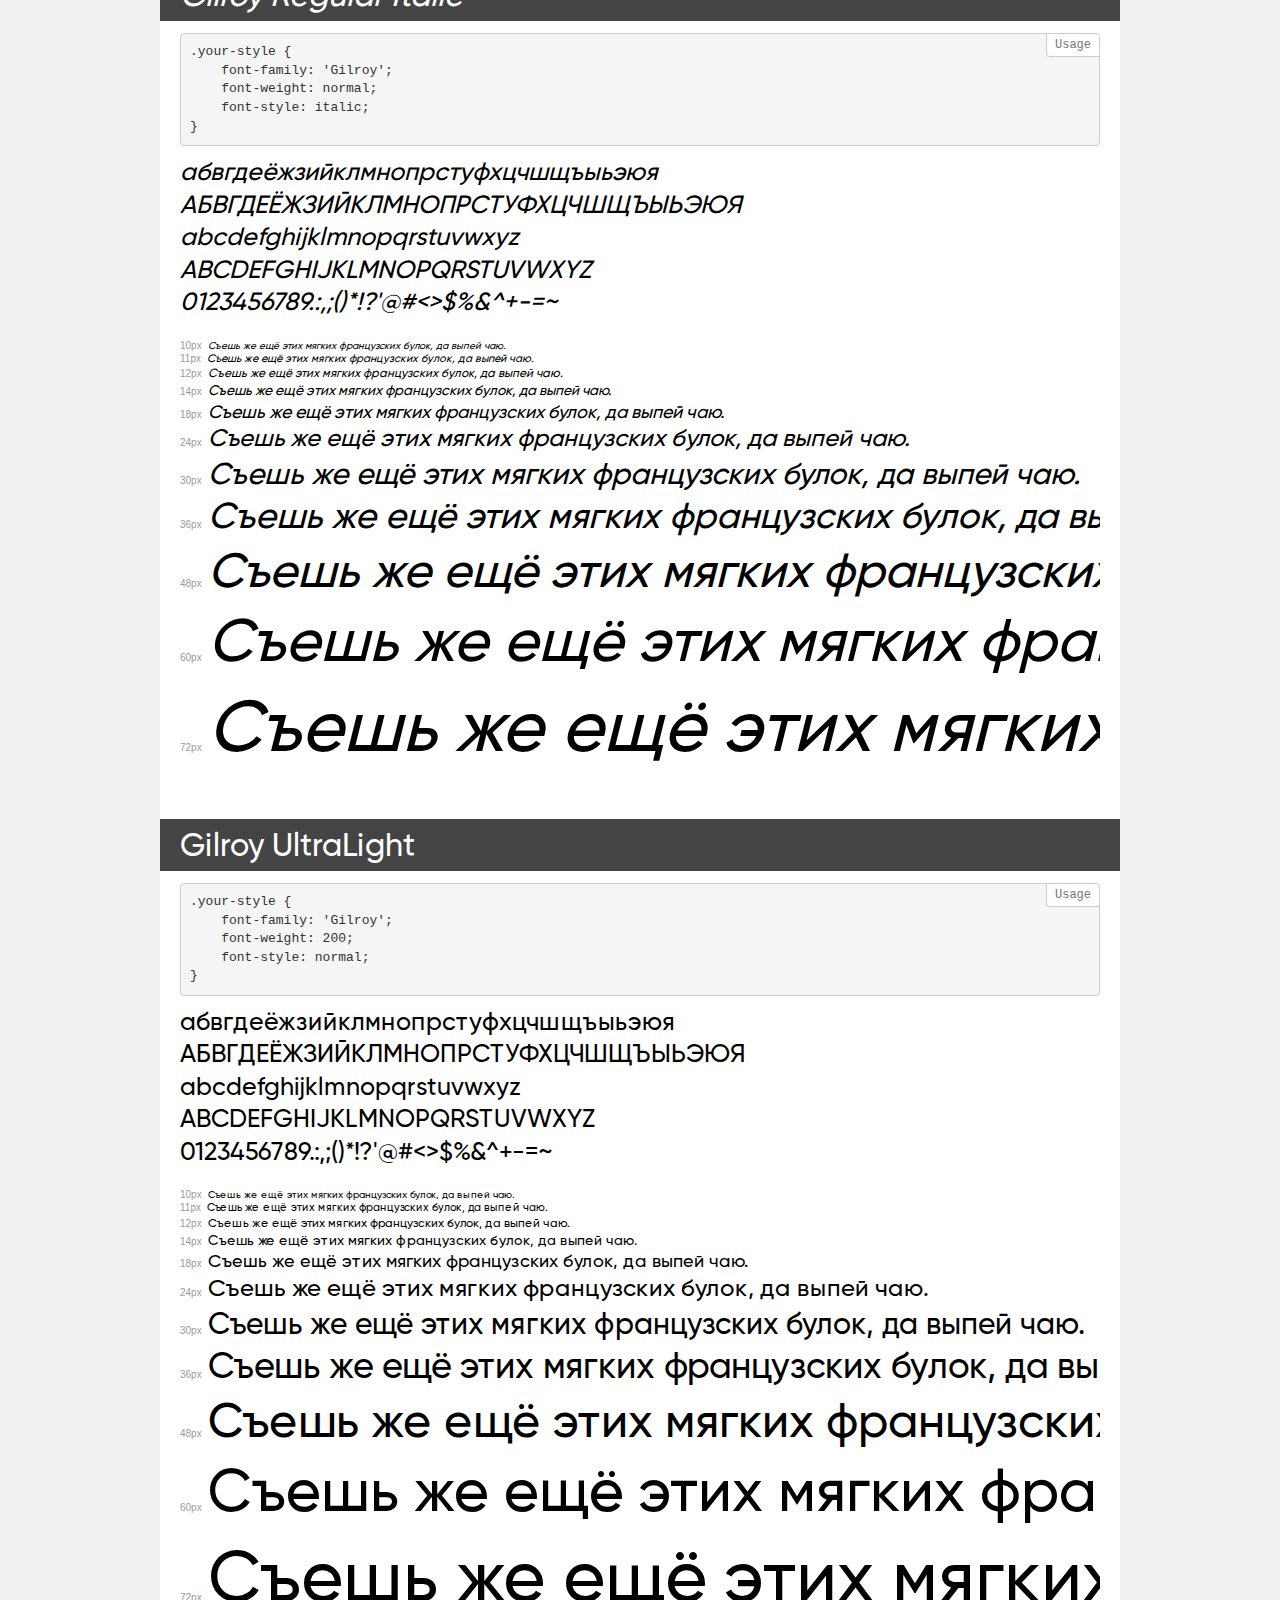
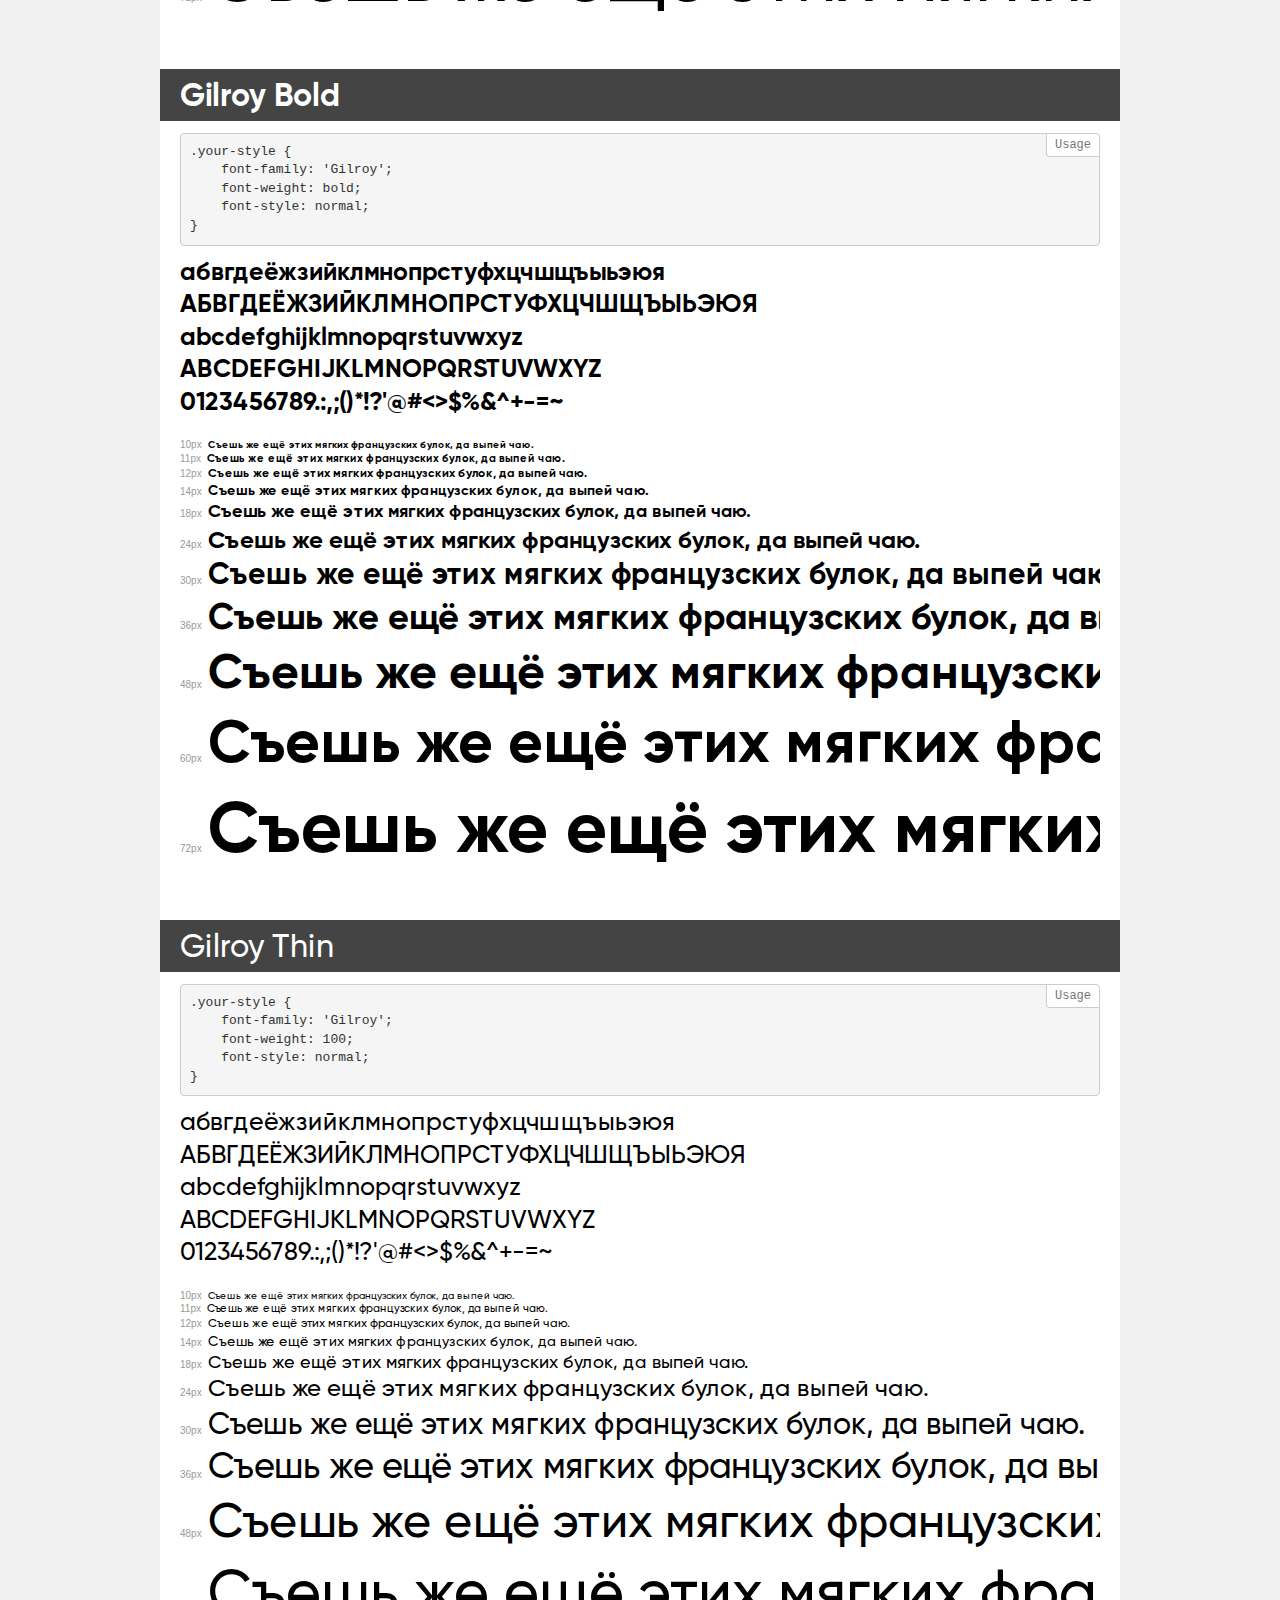
<file: LandingMNTN/fonts/Gilroy/demo.html>
<!DOCTYPE html>
<html>
<head>
    <meta charset="utf-8">
    <meta http-equiv="X-UA-Compatible" content="IE=edge">
    <meta name="viewport" content="width=device-width, initial-scale=1">
    <meta name="robots" content="noindex, noarchive">
    <meta name="format-detection" content="telephone=no">
    <title>Transfonter demo</title>
    <link href="stylesheet.css" rel="stylesheet">
    <style>
        /*
        http://meyerweb.com/eric/tools/css/reset/
        v2.0 | 20110126
        License: none (public domain)
        */
        html, body, div, span, applet, object, iframe,
        h1, h2, h3, h4, h5, h6, p, blockquote, pre,
        a, abbr, acronym, address, big, cite, code,
        del, dfn, em, img, ins, kbd, q, s, samp,
        small, strike, strong, sub, sup, tt, var,
        b, u, i, center,
        dl, dt, dd, ol, ul, li,
        fieldset, form, label, legend,
        table, caption, tbody, tfoot, thead, tr, th, td,
        article, aside, canvas, details, embed,
        figure, figcaption, footer, header, hgroup,
        menu, nav, output, ruby, section, summary,
        time, mark, audio, video {
            margin: 0;
            padding: 0;
            border: 0;
            font-size: 100%;
            font: inherit;
            vertical-align: baseline;
        }
        /* HTML5 display-role reset for older browsers */
        article, aside, details, figcaption, figure,
        footer, header, hgroup, menu, nav, section {
            display: block;
        }
        body {
            line-height: 1;
        }
        ol, ul {
            list-style: none;
        }
        blockquote, q {
            quotes: none;
        }
        blockquote:before, blockquote:after,
        q:before, q:after {
            content: '';
            content: none;
        }
        table {
            border-collapse: collapse;
            border-spacing: 0;
        }
        /* common styles */
        body {
            background: #f1f1f1;
            color: #000;
        }
        .page {
            background: #fff;
            width: 920px;
            margin: 0 auto;
            padding: 20px 20px 0 20px;
            overflow: hidden;
        }
        .font-container {
            overflow-x: auto;
            overflow-y: hidden;
            margin-bottom: 40px;
            line-height: 1.3;
            white-space: nowrap;
            padding-bottom: 5px;
        }
        h1 {
            position: relative;
            background: #444;
            font-size: 32px;
            color: #fff;
            padding: 10px 20px;
            margin: 0 -20px 12px -20px;
        }
        .letters {
            font-size: 25px;
            margin-bottom: 20px;
        }
        .s10:before {
            content: '10px';
        }
        .s11:before {
            content: '11px';
        }
        .s12:before {
            content: '12px';
        }
        .s14:before {
            content: '14px';
        }
        .s18:before {
            content: '18px';
        }
        .s24:before {
            content: '24px';
        }
        .s30:before {
            content: '30px';
        }
        .s36:before {
            content: '36px';
        }
        .s48:before {
            content: '48px';
        }
        .s60:before {
            content: '60px';
        }
        .s72:before {
            content: '72px';
        }
        .s10:before, .s11:before, .s12:before, .s14:before,
        .s18:before, .s24:before, .s30:before, .s36:before,
        .s48:before, .s60:before, .s72:before {
            font-family: Arial, sans-serif;
            font-size: 10px;
            font-weight: normal;
            font-style: normal;
            color: #999;
            padding-right: 6px;
        }
        pre {
            display: block;
            position: relative;
            padding: 9px;
            margin: 0 0 10px;
            font-family: Monaco, Menlo, Consolas, "Courier New", monospace !important;
            font-size: 13px;
            line-height: 1.428571429;
            color: #333;
            font-weight: normal !important;
            font-style: normal !important;
            background-color: #f5f5f5;
            border: 1px solid #ccc;
            overflow-x: auto;
            border-radius: 4px;
        }
        pre:after {
            display: block;
            position: absolute;
            right: 0;
            top: 0;
            content: 'Usage';
            line-height: 1;
            padding: 5px 8px;
            font-size: 12px;
            color: #767676;
            background-color: #fff;
            border: 1px solid #ccc;
            border-right: none;
            border-top: none;
            border-radius: 0 4px 0 4px;
            z-index: 10;
        }
        /* responsive */
        @media (max-width: 959px) {
            .page {
                width: auto;
                margin: 0;
            }
        }
    </style>
</head>
<body>
<div class="page">
    <div class="demo" style="font-family: 'Gilroy'; font-weight: 800; font-style: normal;">
        <h1>Gilroy ExtraBold</h1>
        <pre>.your-style {
    font-family: 'Gilroy';
    font-weight: 800;
    font-style: normal;
}</pre>
        <div class="font-container">
            <p class="letters">
                абвгдеёжзийклмнопрстуфхцчшщъыьэюя<br>
АБВГДЕЁЖЗИЙКЛМНОПРСТУФХЦЧШЩЪЫЬЭЮЯ<br>
abcdefghijklmnopqrstuvwxyz<br>
ABCDEFGHIJKLMNOPQRSTUVWXYZ<br>
                0123456789.:,;()*!?'@#<>$%&^+-=~
            </p>
            <p class="s10" style="font-size: 10px;">Съешь же ещё этих мягких французских булок, да выпей чаю.</p>
            <p class="s11" style="font-size: 11px;">Съешь же ещё этих мягких французских булок, да выпей чаю.</p>
            <p class="s12" style="font-size: 12px;">Съешь же ещё этих мягких французских булок, да выпей чаю.</p>
            <p class="s14" style="font-size: 14px;">Съешь же ещё этих мягких французских булок, да выпей чаю.</p>
            <p class="s18" style="font-size: 18px;">Съешь же ещё этих мягких французских булок, да выпей чаю.</p>
            <p class="s24" style="font-size: 24px;">Съешь же ещё этих мягких французских булок, да выпей чаю.</p>
            <p class="s30" style="font-size: 30px;">Съешь же ещё этих мягких французских булок, да выпей чаю.</p>
            <p class="s36" style="font-size: 36px;">Съешь же ещё этих мягких французских булок, да выпей чаю.</p>
            <p class="s48" style="font-size: 48px;">Съешь же ещё этих мягких французских булок, да выпей чаю.</p>
            <p class="s60" style="font-size: 60px;">Съешь же ещё этих мягких французских булок, да выпей чаю.</p>
            <p class="s72" style="font-size: 72px;">Съешь же ещё этих мягких французских булок, да выпей чаю.</p>
        </div>
    </div>
    <div class="demo" style="font-family: 'Gilroy'; font-weight: 900; font-style: normal;">
        <h1>Gilroy Heavy</h1>
        <pre>.your-style {
    font-family: 'Gilroy';
    font-weight: 900;
    font-style: normal;
}</pre>
        <div class="font-container">
            <p class="letters">
                абвгдеёжзийклмнопрстуфхцчшщъыьэюя<br>
АБВГДЕЁЖЗИЙКЛМНОПРСТУФХЦЧШЩЪЫЬЭЮЯ<br>
abcdefghijklmnopqrstuvwxyz<br>
ABCDEFGHIJKLMNOPQRSTUVWXYZ<br>
                0123456789.:,;()*!?'@#<>$%&^+-=~
            </p>
            <p class="s10" style="font-size: 10px;">Съешь же ещё этих мягких французских булок, да выпей чаю.</p>
            <p class="s11" style="font-size: 11px;">Съешь же ещё этих мягких французских булок, да выпей чаю.</p>
            <p class="s12" style="font-size: 12px;">Съешь же ещё этих мягких французских булок, да выпей чаю.</p>
            <p class="s14" style="font-size: 14px;">Съешь же ещё этих мягких французских булок, да выпей чаю.</p>
            <p class="s18" style="font-size: 18px;">Съешь же ещё этих мягких французских булок, да выпей чаю.</p>
            <p class="s24" style="font-size: 24px;">Съешь же ещё этих мягких французских булок, да выпей чаю.</p>
            <p class="s30" style="font-size: 30px;">Съешь же ещё этих мягких французских булок, да выпей чаю.</p>
            <p class="s36" style="font-size: 36px;">Съешь же ещё этих мягких французских булок, да выпей чаю.</p>
            <p class="s48" style="font-size: 48px;">Съешь же ещё этих мягких французских булок, да выпей чаю.</p>
            <p class="s60" style="font-size: 60px;">Съешь же ещё этих мягких французских булок, да выпей чаю.</p>
            <p class="s72" style="font-size: 72px;">Съешь же ещё этих мягких французских булок, да выпей чаю.</p>
        </div>
    </div>
    <div class="demo" style="font-family: 'Gilroy'; font-weight: 300; font-style: italic;">
        <h1>Gilroy Light Italic</h1>
        <pre>.your-style {
    font-family: 'Gilroy';
    font-weight: 300;
    font-style: italic;
}</pre>
        <div class="font-container">
            <p class="letters">
                абвгдеёжзийклмнопрстуфхцчшщъыьэюя<br>
АБВГДЕЁЖЗИЙКЛМНОПРСТУФХЦЧШЩЪЫЬЭЮЯ<br>
abcdefghijklmnopqrstuvwxyz<br>
ABCDEFGHIJKLMNOPQRSTUVWXYZ<br>
                0123456789.:,;()*!?'@#<>$%&^+-=~
            </p>
            <p class="s10" style="font-size: 10px;">Съешь же ещё этих мягких французских булок, да выпей чаю.</p>
            <p class="s11" style="font-size: 11px;">Съешь же ещё этих мягких французских булок, да выпей чаю.</p>
            <p class="s12" style="font-size: 12px;">Съешь же ещё этих мягких французских булок, да выпей чаю.</p>
            <p class="s14" style="font-size: 14px;">Съешь же ещё этих мягких французских булок, да выпей чаю.</p>
            <p class="s18" style="font-size: 18px;">Съешь же ещё этих мягких французских булок, да выпей чаю.</p>
            <p class="s24" style="font-size: 24px;">Съешь же ещё этих мягких французских булок, да выпей чаю.</p>
            <p class="s30" style="font-size: 30px;">Съешь же ещё этих мягких французских булок, да выпей чаю.</p>
            <p class="s36" style="font-size: 36px;">Съешь же ещё этих мягких французских булок, да выпей чаю.</p>
            <p class="s48" style="font-size: 48px;">Съешь же ещё этих мягких французских булок, да выпей чаю.</p>
            <p class="s60" style="font-size: 60px;">Съешь же ещё этих мягких французских булок, да выпей чаю.</p>
            <p class="s72" style="font-size: 72px;">Съешь же ещё этих мягких французских булок, да выпей чаю.</p>
        </div>
    </div>
    <div class="demo" style="font-family: 'Gilroy'; font-weight: 100; font-style: italic;">
        <h1>Gilroy Thin Italic</h1>
        <pre>.your-style {
    font-family: 'Gilroy';
    font-weight: 100;
    font-style: italic;
}</pre>
        <div class="font-container">
            <p class="letters">
                абвгдеёжзийклмнопрстуфхцчшщъыьэюя<br>
АБВГДЕЁЖЗИЙКЛМНОПРСТУФХЦЧШЩЪЫЬЭЮЯ<br>
abcdefghijklmnopqrstuvwxyz<br>
ABCDEFGHIJKLMNOPQRSTUVWXYZ<br>
                0123456789.:,;()*!?'@#<>$%&^+-=~
            </p>
            <p class="s10" style="font-size: 10px;">Съешь же ещё этих мягких французских булок, да выпей чаю.</p>
            <p class="s11" style="font-size: 11px;">Съешь же ещё этих мягких французских булок, да выпей чаю.</p>
            <p class="s12" style="font-size: 12px;">Съешь же ещё этих мягких французских булок, да выпей чаю.</p>
            <p class="s14" style="font-size: 14px;">Съешь же ещё этих мягких французских булок, да выпей чаю.</p>
            <p class="s18" style="font-size: 18px;">Съешь же ещё этих мягких французских булок, да выпей чаю.</p>
            <p class="s24" style="font-size: 24px;">Съешь же ещё этих мягких французских булок, да выпей чаю.</p>
            <p class="s30" style="font-size: 30px;">Съешь же ещё этих мягких французских булок, да выпей чаю.</p>
            <p class="s36" style="font-size: 36px;">Съешь же ещё этих мягких французских булок, да выпей чаю.</p>
            <p class="s48" style="font-size: 48px;">Съешь же ещё этих мягких французских булок, да выпей чаю.</p>
            <p class="s60" style="font-size: 60px;">Съешь же ещё этих мягких французских булок, да выпей чаю.</p>
            <p class="s72" style="font-size: 72px;">Съешь же ещё этих мягких французских булок, да выпей чаю.</p>
        </div>
    </div>
    <div class="demo" style="font-family: 'Gilroy'; font-weight: 900; font-style: italic;">
        <h1>Gilroy Black Italic</h1>
        <pre>.your-style {
    font-family: 'Gilroy';
    font-weight: 900;
    font-style: italic;
}</pre>
        <div class="font-container">
            <p class="letters">
                абвгдеёжзийклмнопрстуфхцчшщъыьэюя<br>
АБВГДЕЁЖЗИЙКЛМНОПРСТУФХЦЧШЩЪЫЬЭЮЯ<br>
abcdefghijklmnopqrstuvwxyz<br>
ABCDEFGHIJKLMNOPQRSTUVWXYZ<br>
                0123456789.:,;()*!?'@#<>$%&^+-=~
            </p>
            <p class="s10" style="font-size: 10px;">Съешь же ещё этих мягких французских булок, да выпей чаю.</p>
            <p class="s11" style="font-size: 11px;">Съешь же ещё этих мягких французских булок, да выпей чаю.</p>
            <p class="s12" style="font-size: 12px;">Съешь же ещё этих мягких французских булок, да выпей чаю.</p>
            <p class="s14" style="font-size: 14px;">Съешь же ещё этих мягких французских булок, да выпей чаю.</p>
            <p class="s18" style="font-size: 18px;">Съешь же ещё этих мягких французских булок, да выпей чаю.</p>
            <p class="s24" style="font-size: 24px;">Съешь же ещё этих мягких французских булок, да выпей чаю.</p>
            <p class="s30" style="font-size: 30px;">Съешь же ещё этих мягких французских булок, да выпей чаю.</p>
            <p class="s36" style="font-size: 36px;">Съешь же ещё этих мягких французских булок, да выпей чаю.</p>
            <p class="s48" style="font-size: 48px;">Съешь же ещё этих мягких французских булок, да выпей чаю.</p>
            <p class="s60" style="font-size: 60px;">Съешь же ещё этих мягких французских булок, да выпей чаю.</p>
            <p class="s72" style="font-size: 72px;">Съешь же ещё этих мягких французских булок, да выпей чаю.</p>
        </div>
    </div>
    <div class="demo" style="font-family: 'Gilroy'; font-weight: bold; font-style: italic;">
        <h1>Gilroy Bold Italic</h1>
        <pre>.your-style {
    font-family: 'Gilroy';
    font-weight: bold;
    font-style: italic;
}</pre>
        <div class="font-container">
            <p class="letters">
                абвгдеёжзийклмнопрстуфхцчшщъыьэюя<br>
АБВГДЕЁЖЗИЙКЛМНОПРСТУФХЦЧШЩЪЫЬЭЮЯ<br>
abcdefghijklmnopqrstuvwxyz<br>
ABCDEFGHIJKLMNOPQRSTUVWXYZ<br>
                0123456789.:,;()*!?'@#<>$%&^+-=~
            </p>
            <p class="s10" style="font-size: 10px;">Съешь же ещё этих мягких французских булок, да выпей чаю.</p>
            <p class="s11" style="font-size: 11px;">Съешь же ещё этих мягких французских булок, да выпей чаю.</p>
            <p class="s12" style="font-size: 12px;">Съешь же ещё этих мягких французских булок, да выпей чаю.</p>
            <p class="s14" style="font-size: 14px;">Съешь же ещё этих мягких французских булок, да выпей чаю.</p>
            <p class="s18" style="font-size: 18px;">Съешь же ещё этих мягких французских булок, да выпей чаю.</p>
            <p class="s24" style="font-size: 24px;">Съешь же ещё этих мягких французских булок, да выпей чаю.</p>
            <p class="s30" style="font-size: 30px;">Съешь же ещё этих мягких французских булок, да выпей чаю.</p>
            <p class="s36" style="font-size: 36px;">Съешь же ещё этих мягких французских булок, да выпей чаю.</p>
            <p class="s48" style="font-size: 48px;">Съешь же ещё этих мягких французских булок, да выпей чаю.</p>
            <p class="s60" style="font-size: 60px;">Съешь же ещё этих мягких французских булок, да выпей чаю.</p>
            <p class="s72" style="font-size: 72px;">Съешь же ещё этих мягких французских булок, да выпей чаю.</p>
        </div>
    </div>
    <div class="demo" style="font-family: 'Gilroy'; font-weight: 600; font-style: normal;">
        <h1>Gilroy SemiBold</h1>
        <pre>.your-style {
    font-family: 'Gilroy';
    font-weight: 600;
    font-style: normal;
}</pre>
        <div class="font-container">
            <p class="letters">
                абвгдеёжзийклмнопрстуфхцчшщъыьэюя<br>
АБВГДЕЁЖЗИЙКЛМНОПРСТУФХЦЧШЩЪЫЬЭЮЯ<br>
abcdefghijklmnopqrstuvwxyz<br>
ABCDEFGHIJKLMNOPQRSTUVWXYZ<br>
                0123456789.:,;()*!?'@#<>$%&^+-=~
            </p>
            <p class="s10" style="font-size: 10px;">Съешь же ещё этих мягких французских булок, да выпей чаю.</p>
            <p class="s11" style="font-size: 11px;">Съешь же ещё этих мягких французских булок, да выпей чаю.</p>
            <p class="s12" style="font-size: 12px;">Съешь же ещё этих мягких французских булок, да выпей чаю.</p>
            <p class="s14" style="font-size: 14px;">Съешь же ещё этих мягких французских булок, да выпей чаю.</p>
            <p class="s18" style="font-size: 18px;">Съешь же ещё этих мягких французских булок, да выпей чаю.</p>
            <p class="s24" style="font-size: 24px;">Съешь же ещё этих мягких французских булок, да выпей чаю.</p>
            <p class="s30" style="font-size: 30px;">Съешь же ещё этих мягких французских булок, да выпей чаю.</p>
            <p class="s36" style="font-size: 36px;">Съешь же ещё этих мягких французских булок, да выпей чаю.</p>
            <p class="s48" style="font-size: 48px;">Съешь же ещё этих мягких французских булок, да выпей чаю.</p>
            <p class="s60" style="font-size: 60px;">Съешь же ещё этих мягких французских булок, да выпей чаю.</p>
            <p class="s72" style="font-size: 72px;">Съешь же ещё этих мягких французских булок, да выпей чаю.</p>
        </div>
    </div>
    <div class="demo" style="font-family: 'Gilroy'; font-weight: 200; font-style: italic;">
        <h1>Gilroy UltraLight Italic</h1>
        <pre>.your-style {
    font-family: 'Gilroy';
    font-weight: 200;
    font-style: italic;
}</pre>
        <div class="font-container">
            <p class="letters">
                абвгдеёжзийклмнопрстуфхцчшщъыьэюя<br>
АБВГДЕЁЖЗИЙКЛМНОПРСТУФХЦЧШЩЪЫЬЭЮЯ<br>
abcdefghijklmnopqrstuvwxyz<br>
ABCDEFGHIJKLMNOPQRSTUVWXYZ<br>
                0123456789.:,;()*!?'@#<>$%&^+-=~
            </p>
            <p class="s10" style="font-size: 10px;">Съешь же ещё этих мягких французских булок, да выпей чаю.</p>
            <p class="s11" style="font-size: 11px;">Съешь же ещё этих мягких французских булок, да выпей чаю.</p>
            <p class="s12" style="font-size: 12px;">Съешь же ещё этих мягких французских булок, да выпей чаю.</p>
            <p class="s14" style="font-size: 14px;">Съешь же ещё этих мягких французских булок, да выпей чаю.</p>
            <p class="s18" style="font-size: 18px;">Съешь же ещё этих мягких французских булок, да выпей чаю.</p>
            <p class="s24" style="font-size: 24px;">Съешь же ещё этих мягких французских булок, да выпей чаю.</p>
            <p class="s30" style="font-size: 30px;">Съешь же ещё этих мягких французских булок, да выпей чаю.</p>
            <p class="s36" style="font-size: 36px;">Съешь же ещё этих мягких французских булок, да выпей чаю.</p>
            <p class="s48" style="font-size: 48px;">Съешь же ещё этих мягких французских булок, да выпей чаю.</p>
            <p class="s60" style="font-size: 60px;">Съешь же ещё этих мягких французских булок, да выпей чаю.</p>
            <p class="s72" style="font-size: 72px;">Съешь же ещё этих мягких французских булок, да выпей чаю.</p>
        </div>
    </div>
    <div class="demo" style="font-family: 'Gilroy'; font-weight: 600; font-style: italic;">
        <h1>Gilroy SemiBold Italic</h1>
        <pre>.your-style {
    font-family: 'Gilroy';
    font-weight: 600;
    font-style: italic;
}</pre>
        <div class="font-container">
            <p class="letters">
                абвгдеёжзийклмнопрстуфхцчшщъыьэюя<br>
АБВГДЕЁЖЗИЙКЛМНОПРСТУФХЦЧШЩЪЫЬЭЮЯ<br>
abcdefghijklmnopqrstuvwxyz<br>
ABCDEFGHIJKLMNOPQRSTUVWXYZ<br>
                0123456789.:,;()*!?'@#<>$%&^+-=~
            </p>
            <p class="s10" style="font-size: 10px;">Съешь же ещё этих мягких французских булок, да выпей чаю.</p>
            <p class="s11" style="font-size: 11px;">Съешь же ещё этих мягких французских булок, да выпей чаю.</p>
            <p class="s12" style="font-size: 12px;">Съешь же ещё этих мягких французских булок, да выпей чаю.</p>
            <p class="s14" style="font-size: 14px;">Съешь же ещё этих мягких французских булок, да выпей чаю.</p>
            <p class="s18" style="font-size: 18px;">Съешь же ещё этих мягких французских булок, да выпей чаю.</p>
            <p class="s24" style="font-size: 24px;">Съешь же ещё этих мягких французских булок, да выпей чаю.</p>
            <p class="s30" style="font-size: 30px;">Съешь же ещё этих мягких французских булок, да выпей чаю.</p>
            <p class="s36" style="font-size: 36px;">Съешь же ещё этих мягких французских булок, да выпей чаю.</p>
            <p class="s48" style="font-size: 48px;">Съешь же ещё этих мягких французских булок, да выпей чаю.</p>
            <p class="s60" style="font-size: 60px;">Съешь же ещё этих мягких французских булок, да выпей чаю.</p>
            <p class="s72" style="font-size: 72px;">Съешь же ещё этих мягких французских булок, да выпей чаю.</p>
        </div>
    </div>
    <div class="demo" style="font-family: 'Gilroy'; font-weight: 300; font-style: normal;">
        <h1>Gilroy Light</h1>
        <pre>.your-style {
    font-family: 'Gilroy';
    font-weight: 300;
    font-style: normal;
}</pre>
        <div class="font-container">
            <p class="letters">
                абвгдеёжзийклмнопрстуфхцчшщъыьэюя<br>
АБВГДЕЁЖЗИЙКЛМНОПРСТУФХЦЧШЩЪЫЬЭЮЯ<br>
abcdefghijklmnopqrstuvwxyz<br>
ABCDEFGHIJKLMNOPQRSTUVWXYZ<br>
                0123456789.:,;()*!?'@#<>$%&^+-=~
            </p>
            <p class="s10" style="font-size: 10px;">Съешь же ещё этих мягких французских булок, да выпей чаю.</p>
            <p class="s11" style="font-size: 11px;">Съешь же ещё этих мягких французских булок, да выпей чаю.</p>
            <p class="s12" style="font-size: 12px;">Съешь же ещё этих мягких французских булок, да выпей чаю.</p>
            <p class="s14" style="font-size: 14px;">Съешь же ещё этих мягких французских булок, да выпей чаю.</p>
            <p class="s18" style="font-size: 18px;">Съешь же ещё этих мягких французских булок, да выпей чаю.</p>
            <p class="s24" style="font-size: 24px;">Съешь же ещё этих мягких французских булок, да выпей чаю.</p>
            <p class="s30" style="font-size: 30px;">Съешь же ещё этих мягких французских булок, да выпей чаю.</p>
            <p class="s36" style="font-size: 36px;">Съешь же ещё этих мягких французских булок, да выпей чаю.</p>
            <p class="s48" style="font-size: 48px;">Съешь же ещё этих мягких французских булок, да выпей чаю.</p>
            <p class="s60" style="font-size: 60px;">Съешь же ещё этих мягких французских булок, да выпей чаю.</p>
            <p class="s72" style="font-size: 72px;">Съешь же ещё этих мягких французских булок, да выпей чаю.</p>
        </div>
    </div>
    <div class="demo" style="font-family: 'Gilroy'; font-weight: 500; font-style: italic;">
        <h1>Gilroy Medium Italic</h1>
        <pre>.your-style {
    font-family: 'Gilroy';
    font-weight: 500;
    font-style: italic;
}</pre>
        <div class="font-container">
            <p class="letters">
                абвгдеёжзийклмнопрстуфхцчшщъыьэюя<br>
АБВГДЕЁЖЗИЙКЛМНОПРСТУФХЦЧШЩЪЫЬЭЮЯ<br>
abcdefghijklmnopqrstuvwxyz<br>
ABCDEFGHIJKLMNOPQRSTUVWXYZ<br>
                0123456789.:,;()*!?'@#<>$%&^+-=~
            </p>
            <p class="s10" style="font-size: 10px;">Съешь же ещё этих мягких французских булок, да выпей чаю.</p>
            <p class="s11" style="font-size: 11px;">Съешь же ещё этих мягких французских булок, да выпей чаю.</p>
            <p class="s12" style="font-size: 12px;">Съешь же ещё этих мягких французских булок, да выпей чаю.</p>
            <p class="s14" style="font-size: 14px;">Съешь же ещё этих мягких французских булок, да выпей чаю.</p>
            <p class="s18" style="font-size: 18px;">Съешь же ещё этих мягких французских булок, да выпей чаю.</p>
            <p class="s24" style="font-size: 24px;">Съешь же ещё этих мягких французских булок, да выпей чаю.</p>
            <p class="s30" style="font-size: 30px;">Съешь же ещё этих мягких французских булок, да выпей чаю.</p>
            <p class="s36" style="font-size: 36px;">Съешь же ещё этих мягких французских булок, да выпей чаю.</p>
            <p class="s48" style="font-size: 48px;">Съешь же ещё этих мягких французских булок, да выпей чаю.</p>
            <p class="s60" style="font-size: 60px;">Съешь же ещё этих мягких французских булок, да выпей чаю.</p>
            <p class="s72" style="font-size: 72px;">Съешь же ещё этих мягких французских булок, да выпей чаю.</p>
        </div>
    </div>
    <div class="demo" style="font-family: 'Gilroy'; font-weight: 800; font-style: italic;">
        <h1>Gilroy ExtraBold Italic</h1>
        <pre>.your-style {
    font-family: 'Gilroy';
    font-weight: 800;
    font-style: italic;
}</pre>
        <div class="font-container">
            <p class="letters">
                абвгдеёжзийклмнопрстуфхцчшщъыьэюя<br>
АБВГДЕЁЖЗИЙКЛМНОПРСТУФХЦЧШЩЪЫЬЭЮЯ<br>
abcdefghijklmnopqrstuvwxyz<br>
ABCDEFGHIJKLMNOPQRSTUVWXYZ<br>
                0123456789.:,;()*!?'@#<>$%&^+-=~
            </p>
            <p class="s10" style="font-size: 10px;">Съешь же ещё этих мягких французских булок, да выпей чаю.</p>
            <p class="s11" style="font-size: 11px;">Съешь же ещё этих мягких французских булок, да выпей чаю.</p>
            <p class="s12" style="font-size: 12px;">Съешь же ещё этих мягких французских булок, да выпей чаю.</p>
            <p class="s14" style="font-size: 14px;">Съешь же ещё этих мягких французских булок, да выпей чаю.</p>
            <p class="s18" style="font-size: 18px;">Съешь же ещё этих мягких французских булок, да выпей чаю.</p>
            <p class="s24" style="font-size: 24px;">Съешь же ещё этих мягких французских булок, да выпей чаю.</p>
            <p class="s30" style="font-size: 30px;">Съешь же ещё этих мягких французских булок, да выпей чаю.</p>
            <p class="s36" style="font-size: 36px;">Съешь же ещё этих мягких французских булок, да выпей чаю.</p>
            <p class="s48" style="font-size: 48px;">Съешь же ещё этих мягких французских булок, да выпей чаю.</p>
            <p class="s60" style="font-size: 60px;">Съешь же ещё этих мягких французских булок, да выпей чаю.</p>
            <p class="s72" style="font-size: 72px;">Съешь же ещё этих мягких французских булок, да выпей чаю.</p>
        </div>
    </div>
    <div class="demo" style="font-family: 'Gilroy'; font-weight: normal; font-style: normal;">
        <h1>Gilroy Regular</h1>
        <pre>.your-style {
    font-family: 'Gilroy';
    font-weight: normal;
    font-style: normal;
}</pre>
        <div class="font-container">
            <p class="letters">
                абвгдеёжзийклмнопрстуфхцчшщъыьэюя<br>
АБВГДЕЁЖЗИЙКЛМНОПРСТУФХЦЧШЩЪЫЬЭЮЯ<br>
abcdefghijklmnopqrstuvwxyz<br>
ABCDEFGHIJKLMNOPQRSTUVWXYZ<br>
                0123456789.:,;()*!?'@#<>$%&^+-=~
            </p>
            <p class="s10" style="font-size: 10px;">Съешь же ещё этих мягких французских булок, да выпей чаю.</p>
            <p class="s11" style="font-size: 11px;">Съешь же ещё этих мягких французских булок, да выпей чаю.</p>
            <p class="s12" style="font-size: 12px;">Съешь же ещё этих мягких французских булок, да выпей чаю.</p>
            <p class="s14" style="font-size: 14px;">Съешь же ещё этих мягких французских булок, да выпей чаю.</p>
            <p class="s18" style="font-size: 18px;">Съешь же ещё этих мягких французских булок, да выпей чаю.</p>
            <p class="s24" style="font-size: 24px;">Съешь же ещё этих мягких французских булок, да выпей чаю.</p>
            <p class="s30" style="font-size: 30px;">Съешь же ещё этих мягких французских булок, да выпей чаю.</p>
            <p class="s36" style="font-size: 36px;">Съешь же ещё этих мягких французских булок, да выпей чаю.</p>
            <p class="s48" style="font-size: 48px;">Съешь же ещё этих мягких французских булок, да выпей чаю.</p>
            <p class="s60" style="font-size: 60px;">Съешь же ещё этих мягких французских булок, да выпей чаю.</p>
            <p class="s72" style="font-size: 72px;">Съешь же ещё этих мягких французских булок, да выпей чаю.</p>
        </div>
    </div>
    <div class="demo" style="font-family: 'Gilroy'; font-weight: 900; font-style: italic;">
        <h1>Gilroy Heavy Italic</h1>
        <pre>.your-style {
    font-family: 'Gilroy';
    font-weight: 900;
    font-style: italic;
}</pre>
        <div class="font-container">
            <p class="letters">
                абвгдеёжзийклмнопрстуфхцчшщъыьэюя<br>
АБВГДЕЁЖЗИЙКЛМНОПРСТУФХЦЧШЩЪЫЬЭЮЯ<br>
abcdefghijklmnopqrstuvwxyz<br>
ABCDEFGHIJKLMNOPQRSTUVWXYZ<br>
                0123456789.:,;()*!?'@#<>$%&^+-=~
            </p>
            <p class="s10" style="font-size: 10px;">Съешь же ещё этих мягких французских булок, да выпей чаю.</p>
            <p class="s11" style="font-size: 11px;">Съешь же ещё этих мягких французских булок, да выпей чаю.</p>
            <p class="s12" style="font-size: 12px;">Съешь же ещё этих мягких французских булок, да выпей чаю.</p>
            <p class="s14" style="font-size: 14px;">Съешь же ещё этих мягких французских булок, да выпей чаю.</p>
            <p class="s18" style="font-size: 18px;">Съешь же ещё этих мягких французских булок, да выпей чаю.</p>
            <p class="s24" style="font-size: 24px;">Съешь же ещё этих мягких французских булок, да выпей чаю.</p>
            <p class="s30" style="font-size: 30px;">Съешь же ещё этих мягких французских булок, да выпей чаю.</p>
            <p class="s36" style="font-size: 36px;">Съешь же ещё этих мягких французских булок, да выпей чаю.</p>
            <p class="s48" style="font-size: 48px;">Съешь же ещё этих мягких французских булок, да выпей чаю.</p>
            <p class="s60" style="font-size: 60px;">Съешь же ещё этих мягких французских булок, да выпей чаю.</p>
            <p class="s72" style="font-size: 72px;">Съешь же ещё этих мягких французских булок, да выпей чаю.</p>
        </div>
    </div>
    <div class="demo" style="font-family: 'Gilroy'; font-weight: 500; font-style: normal;">
        <h1>Gilroy Medium</h1>
        <pre>.your-style {
    font-family: 'Gilroy';
    font-weight: 500;
    font-style: normal;
}</pre>
        <div class="font-container">
            <p class="letters">
                абвгдеёжзийклмнопрстуфхцчшщъыьэюя<br>
АБВГДЕЁЖЗИЙКЛМНОПРСТУФХЦЧШЩЪЫЬЭЮЯ<br>
abcdefghijklmnopqrstuvwxyz<br>
ABCDEFGHIJKLMNOPQRSTUVWXYZ<br>
                0123456789.:,;()*!?'@#<>$%&^+-=~
            </p>
            <p class="s10" style="font-size: 10px;">Съешь же ещё этих мягких французских булок, да выпей чаю.</p>
            <p class="s11" style="font-size: 11px;">Съешь же ещё этих мягких французских булок, да выпей чаю.</p>
            <p class="s12" style="font-size: 12px;">Съешь же ещё этих мягких французских булок, да выпей чаю.</p>
            <p class="s14" style="font-size: 14px;">Съешь же ещё этих мягких французских булок, да выпей чаю.</p>
            <p class="s18" style="font-size: 18px;">Съешь же ещё этих мягких французских булок, да выпей чаю.</p>
            <p class="s24" style="font-size: 24px;">Съешь же ещё этих мягких французских булок, да выпей чаю.</p>
            <p class="s30" style="font-size: 30px;">Съешь же ещё этих мягких французских булок, да выпей чаю.</p>
            <p class="s36" style="font-size: 36px;">Съешь же ещё этих мягких французских булок, да выпей чаю.</p>
            <p class="s48" style="font-size: 48px;">Съешь же ещё этих мягких французских булок, да выпей чаю.</p>
            <p class="s60" style="font-size: 60px;">Съешь же ещё этих мягких французских булок, да выпей чаю.</p>
            <p class="s72" style="font-size: 72px;">Съешь же ещё этих мягких французских булок, да выпей чаю.</p>
        </div>
    </div>
    <div class="demo" style="font-family: 'Gilroy'; font-weight: normal; font-style: italic;">
        <h1>Gilroy Regular Italic</h1>
        <pre>.your-style {
    font-family: 'Gilroy';
    font-weight: normal;
    font-style: italic;
}</pre>
        <div class="font-container">
            <p class="letters">
                абвгдеёжзийклмнопрстуфхцчшщъыьэюя<br>
АБВГДЕЁЖЗИЙКЛМНОПРСТУФХЦЧШЩЪЫЬЭЮЯ<br>
abcdefghijklmnopqrstuvwxyz<br>
ABCDEFGHIJKLMNOPQRSTUVWXYZ<br>
                0123456789.:,;()*!?'@#<>$%&^+-=~
            </p>
            <p class="s10" style="font-size: 10px;">Съешь же ещё этих мягких французских булок, да выпей чаю.</p>
            <p class="s11" style="font-size: 11px;">Съешь же ещё этих мягких французских булок, да выпей чаю.</p>
            <p class="s12" style="font-size: 12px;">Съешь же ещё этих мягких французских булок, да выпей чаю.</p>
            <p class="s14" style="font-size: 14px;">Съешь же ещё этих мягких французских булок, да выпей чаю.</p>
            <p class="s18" style="font-size: 18px;">Съешь же ещё этих мягких французских булок, да выпей чаю.</p>
            <p class="s24" style="font-size: 24px;">Съешь же ещё этих мягких французских булок, да выпей чаю.</p>
            <p class="s30" style="font-size: 30px;">Съешь же ещё этих мягких французских булок, да выпей чаю.</p>
            <p class="s36" style="font-size: 36px;">Съешь же ещё этих мягких французских булок, да выпей чаю.</p>
            <p class="s48" style="font-size: 48px;">Съешь же ещё этих мягких французских булок, да выпей чаю.</p>
            <p class="s60" style="font-size: 60px;">Съешь же ещё этих мягких французских булок, да выпей чаю.</p>
            <p class="s72" style="font-size: 72px;">Съешь же ещё этих мягких французских булок, да выпей чаю.</p>
        </div>
    </div>
    <div class="demo" style="font-family: 'Gilroy'; font-weight: 200; font-style: normal;">
        <h1>Gilroy UltraLight</h1>
        <pre>.your-style {
    font-family: 'Gilroy';
    font-weight: 200;
    font-style: normal;
}</pre>
        <div class="font-container">
            <p class="letters">
                абвгдеёжзийклмнопрстуфхцчшщъыьэюя<br>
АБВГДЕЁЖЗИЙКЛМНОПРСТУФХЦЧШЩЪЫЬЭЮЯ<br>
abcdefghijklmnopqrstuvwxyz<br>
ABCDEFGHIJKLMNOPQRSTUVWXYZ<br>
                0123456789.:,;()*!?'@#<>$%&^+-=~
            </p>
            <p class="s10" style="font-size: 10px;">Съешь же ещё этих мягких французских булок, да выпей чаю.</p>
            <p class="s11" style="font-size: 11px;">Съешь же ещё этих мягких французских булок, да выпей чаю.</p>
            <p class="s12" style="font-size: 12px;">Съешь же ещё этих мягких французских булок, да выпей чаю.</p>
            <p class="s14" style="font-size: 14px;">Съешь же ещё этих мягких французских булок, да выпей чаю.</p>
            <p class="s18" style="font-size: 18px;">Съешь же ещё этих мягких французских булок, да выпей чаю.</p>
            <p class="s24" style="font-size: 24px;">Съешь же ещё этих мягких французских булок, да выпей чаю.</p>
            <p class="s30" style="font-size: 30px;">Съешь же ещё этих мягких французских булок, да выпей чаю.</p>
            <p class="s36" style="font-size: 36px;">Съешь же ещё этих мягких французских булок, да выпей чаю.</p>
            <p class="s48" style="font-size: 48px;">Съешь же ещё этих мягких французских булок, да выпей чаю.</p>
            <p class="s60" style="font-size: 60px;">Съешь же ещё этих мягких французских булок, да выпей чаю.</p>
            <p class="s72" style="font-size: 72px;">Съешь же ещё этих мягких французских булок, да выпей чаю.</p>
        </div>
    </div>
    <div class="demo" style="font-family: 'Gilroy'; font-weight: bold; font-style: normal;">
        <h1>Gilroy Bold</h1>
        <pre>.your-style {
    font-family: 'Gilroy';
    font-weight: bold;
    font-style: normal;
}</pre>
        <div class="font-container">
            <p class="letters">
                абвгдеёжзийклмнопрстуфхцчшщъыьэюя<br>
АБВГДЕЁЖЗИЙКЛМНОПРСТУФХЦЧШЩЪЫЬЭЮЯ<br>
abcdefghijklmnopqrstuvwxyz<br>
ABCDEFGHIJKLMNOPQRSTUVWXYZ<br>
                0123456789.:,;()*!?'@#<>$%&^+-=~
            </p>
            <p class="s10" style="font-size: 10px;">Съешь же ещё этих мягких французских булок, да выпей чаю.</p>
            <p class="s11" style="font-size: 11px;">Съешь же ещё этих мягких французских булок, да выпей чаю.</p>
            <p class="s12" style="font-size: 12px;">Съешь же ещё этих мягких французских булок, да выпей чаю.</p>
            <p class="s14" style="font-size: 14px;">Съешь же ещё этих мягких французских булок, да выпей чаю.</p>
            <p class="s18" style="font-size: 18px;">Съешь же ещё этих мягких французских булок, да выпей чаю.</p>
            <p class="s24" style="font-size: 24px;">Съешь же ещё этих мягких французских булок, да выпей чаю.</p>
            <p class="s30" style="font-size: 30px;">Съешь же ещё этих мягких французских булок, да выпей чаю.</p>
            <p class="s36" style="font-size: 36px;">Съешь же ещё этих мягких французских булок, да выпей чаю.</p>
            <p class="s48" style="font-size: 48px;">Съешь же ещё этих мягких французских булок, да выпей чаю.</p>
            <p class="s60" style="font-size: 60px;">Съешь же ещё этих мягких французских булок, да выпей чаю.</p>
            <p class="s72" style="font-size: 72px;">Съешь же ещё этих мягких французских булок, да выпей чаю.</p>
        </div>
    </div>
    <div class="demo" style="font-family: 'Gilroy'; font-weight: 100; font-style: normal;">
        <h1>Gilroy Thin</h1>
        <pre>.your-style {
    font-family: 'Gilroy';
    font-weight: 100;
    font-style: normal;
}</pre>
        <div class="font-container">
            <p class="letters">
                абвгдеёжзийклмнопрстуфхцчшщъыьэюя<br>
АБВГДЕЁЖЗИЙКЛМНОПРСТУФХЦЧШЩЪЫЬЭЮЯ<br>
abcdefghijklmnopqrstuvwxyz<br>
ABCDEFGHIJKLMNOPQRSTUVWXYZ<br>
                0123456789.:,;()*!?'@#<>$%&^+-=~
            </p>
            <p class="s10" style="font-size: 10px;">Съешь же ещё этих мягких французских булок, да выпей чаю.</p>
            <p class="s11" style="font-size: 11px;">Съешь же ещё этих мягких французских булок, да выпей чаю.</p>
            <p class="s12" style="font-size: 12px;">Съешь же ещё этих мягких французских булок, да выпей чаю.</p>
            <p class="s14" style="font-size: 14px;">Съешь же ещё этих мягких французских булок, да выпей чаю.</p>
            <p class="s18" style="font-size: 18px;">Съешь же ещё этих мягких французских булок, да выпей чаю.</p>
            <p class="s24" style="font-size: 24px;">Съешь же ещё этих мягких французских булок, да выпей чаю.</p>
            <p class="s30" style="font-size: 30px;">Съешь же ещё этих мягких французских булок, да выпей чаю.</p>
            <p class="s36" style="font-size: 36px;">Съешь же ещё этих мягких французских булок, да выпей чаю.</p>
            <p class="s48" style="font-size: 48px;">Съешь же ещё этих мягких французских булок, да выпей чаю.</p>
            <p class="s60" style="font-size: 60px;">Съешь же ещё этих мягких французских булок, да выпей чаю.</p>
            <p class="s72" style="font-size: 72px;">Съешь же ещё этих мягких французских булок, да выпей чаю.</p>
        </div>
    </div>
    <div class="demo" style="font-family: 'Gilroy'; font-weight: 900; font-style: normal;">
        <h1>Gilroy Black</h1>
        <pre>.your-style {
    font-family: 'Gilroy';
    font-weight: 900;
    font-style: normal;
}</pre>
        <div class="font-container">
            <p class="letters">
                абвгдеёжзийклмнопрстуфхцчшщъыьэюя<br>
АБВГДЕЁЖЗИЙКЛМНОПРСТУФХЦЧШЩЪЫЬЭЮЯ<br>
abcdefghijklmnopqrstuvwxyz<br>
ABCDEFGHIJKLMNOPQRSTUVWXYZ<br>
                0123456789.:,;()*!?'@#<>$%&^+-=~
            </p>
            <p class="s10" style="font-size: 10px;">Съешь же ещё этих мягких французских булок, да выпей чаю.</p>
            <p class="s11" style="font-size: 11px;">Съешь же ещё этих мягких французских булок, да выпей чаю.</p>
            <p class="s12" style="font-size: 12px;">Съешь же ещё этих мягких французских булок, да выпей чаю.</p>
            <p class="s14" style="font-size: 14px;">Съешь же ещё этих мягких французских булок, да выпей чаю.</p>
            <p class="s18" style="font-size: 18px;">Съешь же ещё этих мягких французских булок, да выпей чаю.</p>
            <p class="s24" style="font-size: 24px;">Съешь же ещё этих мягких французских булок, да выпей чаю.</p>
            <p class="s30" style="font-size: 30px;">Съешь же ещё этих мягких французских булок, да выпей чаю.</p>
            <p class="s36" style="font-size: 36px;">Съешь же ещё этих мягких французских булок, да выпей чаю.</p>
            <p class="s48" style="font-size: 48px;">Съешь же ещё этих мягких французских булок, да выпей чаю.</p>
            <p class="s60" style="font-size: 60px;">Съешь же ещё этих мягких французских булок, да выпей чаю.</p>
            <p class="s72" style="font-size: 72px;">Съешь же ещё этих мягких французских булок, да выпей чаю.</p>
        </div>
    </div>
</div>
</body>
</html>
</file>
<file: Landing_activebox/style.css>
body {
    margin: 0;
    font-family: 'Raleway', sans-serif;
    font-size:14px; 
    color: #6c7279;
    background-color: #fff;
    
    -webkit-font-smoothing: antialiased;
}

*,
*:before,
*:after {
    box-sizing: border-box;
}

h1, h2, h3, h4, h5, h6 {
    margin: 0;
}

p {
margin: 0 0 10px;
}


/*   Container   */

.container {
    width: 100%;
    max-width: 1200px;
    margin: 0 auto;
    padding: 0 15px;
}


/*    HEADER     */

.header {
    width: 100%;
    height: 100px;
    position: absolute;
    top: 0;
    left: 0;
    z-index: 1000;
}

.header__inner {
    
    display: flex;
    justify-content: space-between;
    align-items: center;
    padding: 35px 0;
    border-bottom: 1px solid #50536a;
}


/*    NAV     */

.nav {
   
   display: flex;
   font-size: 13px; 
   font-weight: 700;
   text-transform: uppercase;
   
}


.nav__link {
    margin-left: 50px;
    text-decoration: none;
    color: #fff;
    opacity: .75;
    transition: opacity .1s linear;
    
}

.nav__link:hover {
    opacity: 1;
}

.nav__link:first-child {
    margin-left: 0;
} 


/*    INTRO     */

.intro {
    display: flex;
    flex-direction: column;
    justify-content: center;
    padding-top: 100px;
    height: 750px;  
    background: #31344e url(image/intro-bg.jpg) center no-repeat;
    background-size: cover;
}

.intro__inner {
    
    width: 100%;
    max-width: 970px;
    margin: 0 auto;
    
    text-align: center;
}

.intro__title {
    margin: 0 0 30px;
    font-family: 'Open Sans', sans-serif;
    font-size: 65px;
    font-weight: 700;
    line-height: 1.1;
    color: #fff;
    text-transform: uppercase;
    text-align: center;
    
}

.intro__subtitle {
    
    color: #fff;
    font-size: 22px;
    line-height: 1.5;
    font-weight: 400;
    
    margin-bottom: 60px;
}

.btn {
    display: inline-block;
    vertical-align: top;
    padding: 14px 40px;
    border-radius: 3px;
    font-size: 13px;
    font-weight: 600;
    color: #fff;
    text-transform: uppercase;
    text-decoration: none;
    
    text-align: center;
    
    font-family: 'Raleway', sans-serif;
    border: 0;
    cursor: pointer;
    
    transition: background .1s linear;
    
}

.btn--red {
    
    background-color: #e54545;
}

.btn--red:hover {
    background-color: #e53333;
}


/*    FEATURES     */

.features {
    display: flex;
    flex-wrap: wrap;
    
    margin: 95px 0;
}

.features__item {
    width: 33.3333%;
    padding: 0 40px;
    margin: 25px 0;
    text-align: center;

}

.features__icon {
    margin-bottom: 25px;
    
}

.features__title {
    font-size: 14px;
    font-weight: 700; 
    margin-bottom: 20px;
    text-transform: uppercase;
    color: #2d3033;
    
}

.features__text {
    font-size: 14px;
    line-height: 1.5;
    color: #6c7279;
    
}


/*    WORKS     */

.works {
    
    display: flex;
    flex-wrap: wrap;
}

.works__item {
    width: 25%;
    position: relative;
    overflow: hidden;
    height: 350px;
    border-bottom: 1px solid #fff;
    border-right: 1px solid #fff;
}

.works__item:hover .works__content {
    opacity: 1;
}

.works__image {
    min-width: 100%;
    position: absolute;
    top: 50%;
    left: 50%;
    z-index: 1;
    
    transform: translate3d(-50%, -50%, 0);
}

.works__content {
    display: flex;
    flex-direction: column;
    justify-content: center;
    text-align: center;
    width: 100%;
    height: 100%;
    background-color: rgba(232, 69, 69, .9);
    opacity: 0;
    transition: opacity .2s linear;
    
    position: absolute;
    top: 0;
    left: 0;
    z-index: 2;
}

.works__title {
    margin-bottom: 7px;
    font-size: 14px;
    font-weight: 700;
    color: #fff;
    text-transform: uppercase;
}

.works__text {
    font-size: 14px;
    color: #fff;
}


/*    TEAM     */

.team {
    margin: 100px 0 70px;
}

.team__inner {
    margin: 0 -15px;
    display: flex;
    flex-wrap: wrap;
}

.team__item {
    padding: 0 15px;
    width: 25%;
    margin-bottom: 30px;
    
}

.team__photo {
   
    margin-bottom: 20px;
    display: block;
    max-width: 100%;
    height: auto;
}

.team__name {
    font-size: 22px;
    color: #000;
    margin-bottom: 8px;
}

.team__prof {
    margin-bottom: 15px;
    font-size: 13px;
    color: #e84545;
    text-transform: uppercase;
}

.team__text {
    font-size: 14px;
    margin-bottom: 20px;
    color: #6c7279;
    line-height: 1.5;
}


/*    SOCIAL     */

.social {
  display: flex;  
}

.social--white {
    justify-content: center;
}

.social__item {
    display: flex;
    justify-content: center;
    align-items: center;
    margin-right: 4px;
    width: 40px;
    height: 40px;
    border: 1px solid #e8ecee;
    background-color: #fff;
    transition: background .1s linear;
    
}

.social__item:hover {
    background-color: #e8ecee;
}

.social__item:hover .social__icon {
    fill: #000;
}

.social--white .social__item {
    background: none;
    border: 2px solid #fff;
    border-radius: 2px;
    
}

.social--white .social__item:hover {
    background-color: #fff;
}

.social--white .social__icon {
    fill: #fff;
}

.social__icon {
    display: block;
    height: 18px;
    fill: #c6cacc;
    transition: fill .1s linear;
}


/*    REVIEWS     */

.reviews {
    background-color: #53354a;
}
.reviews__items {
    display: flex;
    flex-wrap: wrap;
}

.reviews__photo {
    width: 50%;
    height: 500px;
    position: relative;
    
}

.reviews__img {
    position: absolute;
    top: 50%;
    right: 0;
    z-index: 1;
    
    transform: translateY(-50%);
}

.reviews__content {
    display: flex;
    flex-direction: column;
    justify-content: center;
    width: 50%;
    padding-left: 80px;
    
}

.reviews__text {
    font-family: 'Cardo', sans-serif;
    font-style: italic;
    font-size: 36px;
    color: #fff;
    line-height: 1.2;
    margin-bottom: 25px;
}

.reviews__author {
    font-size: 13px;
    color: #fff;
    font-weight: 700;
    text-transform: uppercase;
}


/*    DOWNLOAD     */

.download {
    margin: 90px 0;
    text-align: center;
}

.download__title {
    margin-bottom: 10px;
    font-weight: 300;
    font-size: 28px;
    font-family: 'Raleway', sans-serif;
    color: #000;
   
}

.download__text {
    margin-bottom: 30px;
    font-weight: 700;
    font-size: 13px;
    font-family: 'Raleway', sans-serif;
    color: #000;
    text-transform: uppercase;
}

.btn--long {
    min-width: 280px;
}
    

/*    FOOTER     */

.footer {
    background-color: #3B3F63;
    padding: 75px 0;
    
}

.footer__inner {
    display: flex;
    flex-wrap: wrap;
       
}

.footer__block {
    padding: 0 15px;
    width: 33.333%;
    text-align: center
}

.footer__title {
    margin-bottom: 15px;
    font-size: 14px;
    font-weight: 700;
    color: #fff;
    text-transform: uppercase;
}

.footer__text {
    font-family: 'Raleway', sans-serif;
    font-size: 14px;
    line-height: 1.6;
    color: rgba(255, 255, 255, .5);
    
}


/*    COPYRIGHT     */

.copyright {
    padding: 20px 0;
    background-color: #323453;
    text-align: center;
}

.copyright__text {
    color: #808080;
    font-size: 14px;
    line-height: 1.5;
}

.copyright__author {
    font-weight: 400;
    color: #fff;
}

/*     BURGER     */

.burger {
    display: none;
    background: none;
    border: 0;
    cursor: pointer;
    padding: 9px 2px;
    
    
}

.burger__item {
    display: block;
    width: 30px;
    height: 3px;
    background-color: #fff;
    font-size: 0;
    color: transparent;
    
    
    position: relative;
}

.burger__item:before,
.burger__item:after {
    content: "";
    width: 100%;
    height: 100%;
    background-color: #fff;
    position: absolute;
    left: 0;
    z-index: 1;
}

.burger__item:before {
    top: -8px;
}

.burger__item:after {
    top: 8px;
}





/*     MEDIA     */

@media (max-width: 1300px) {
    
    /*    Works   */
    
    .works__item {
        width: 50%;
    }
}



@media (max-width: 1000px) {
    
    /*     Intro     */
    
    .intro__title {
        font-size: 40px;
    }
    
    /*    Nav    */
    
    .nav {
        display: none;
    }
    
    /*    Burger    */
    
    .burger {
        display: block;
    }
    
    /*    Features   */
    
    .features__item {
        width: 50%;
    }
    
    /*    Team   */
    
    .team__item {
        width: 50%;
        text-align: center;
    }
    
    .team__photo {
        margin-left: auto;
        margin-right: auto;
    }
    
    .social {
        justify-content: center;
    }
    
    /*    Reviews   */
    
    .reviews__photo {
        width: 100%;
        margin: 15px 0 40px;
        overflow: hidden;
    }
    
    .reviews__content {
        width: 100%;
        padding-left: 0;
        padding-bottom: 40px;
    }
}


@media (max-width: 767px) {
    .intro {
        height: auto;
        padding-top: 130px;
        padding-bottom: 30px;
    }
    .intro__title {
        font-size: 30px;
    }
    .intro__subtitle {
    font-size: 16px;
        margin-bottom: 30px;
    }
    
    /*    Features   */
    
    .features {
        margin: 40px 0;
    }
    
    .features__item {
        width: 100%;
        padding-left: 0;
        padding-right: 0;
    }
    
    /*    Works   */
    
    .works__item {
        width: 100%;
        height: 300px;
    }
    
    /*    Team   */
    
    .team {
        margin: 60px 0 30px;
    }
    
    .team__item {
        width: 100%;
    }
    
    /*    Reviews   */
    
    .reviews__text {
        font-size: 25px;
    }
    
    /*    Download   */
    
    .download {
        margin: 60px 0;
    }
    
    .download__title {
        font-size: 24px;
    }
    
    .btn--long {
        min-width: 260px;
    }
    
    /*    Footer   */
    
    .footer {
        padding: 50px 0;
    }
    
    .footer__block {
        width: 100%;
        padding-left: 0;
        padding-right: 0;
        padding-bottom: 30px;
    }
    
    .footer__block:last-child {
        padding-bottom: 0;
    }
}

@media (max-width: 414px) {
    
    /*    Reviews   */
    
    .reviews__img {
        right: -120px;
    }
}
</file>
<file: LandingMNTN/css/main.css>
body {
    margin: 0;
    font-family: 'Gilroy';
    background-color: #0B1D26;
    background-image: url("../images/bg.jpg");
    background-repeat: no-repeat;
    background-size: 100% auto;
}

* {
    box-sizing: border-box;
}

.header {
    position: relative;
}

.width__container {
    margin: 0 auto;
    width: 100%;
    max-width: 1790px;
    padding: 0 15px;
}

.container {
    max-width: 1462px;
    width: 100%;
    padding: 0 15px;
    margin: 0 auto;
}

.row {
    margin-top: 48px;
    display: flex;
    justify-content: space-between;
    align-items: center;
}

.logo {
    font-family: 'Chronicle';
    font-size: 32px;
    color: #fff;
    text-transform: uppercase;
    letter-spacing: 2px;
}


.nav__link {
    font-size: 18px;
    margin-right: 38px;
    text-decoration: none;
    color: #fff;
}

.account {
    font-size: 17px;
    display: flex;
    -ms-align-items: center;
    align-items: center;
    color: #fff;
}

.account__logo {
    margin-right: 10px;
}

.subtitle {
    padding-left: 104px;
    color: #FBD784;
    font-size: 18px;
    font-weight: 800;
    line-height: 1.222;
    letter-spacing: 6px;
    text-transform: uppercase;
    position: relative;
    margin-bottom: 32px;
}

.subtitle::before {
    display: block;
    content: "";
    width: 72px;
    height: 2px;
    background-color: #FBD784;
    position: absolute;
    top: 50%;
    left: 0;
    z-index: 1;
    transform: translateY(-50%);
}

.title {
    margin: 188px 420px 0;
}

.title__main {
    font-family: 'Chronicle';
    font-size: 88px;
    color: #fff;
    line-height: 1.136;
}

.suptitle {
    margin-top: 32px;
    display: flex;

}

.little__suptitle {
    color: #fff;
    font-size: 18px;
    padding-right: 15px;
}

.main {
    position: absolute;
    top: 1438px;
    left: 10%;
    z-index: 3;


}

.main__item {
    display: flex;
    justify-content: space-between;
    margin-bottom: 200px;
}

.main__content {
    /*width: 61%;*/
    padding: 140px 114px 140px 150px;
    position: relative;
}

.content__right {
    margin-left: 114px;
    padding-right: 20px;
}

.main__img {
    /*width: 39%;*/
}

.content__title {
    font-family: 'Chronicle';
    color: #fff;
    font-size: 64px;
    padding-right: 77px;
    margin-top: 27px;
    margin-bottom: 27px;
}

.content__text {
    color: #fff;
    font-size: 18px;
    line-height: 1.77;
    margin-bottom: 27px;
}

.read__more {
    display: flex;
    font-size: 18px;
    line-height: 1.2;
    text-decoration: none;
    color: #FBD784;
}

.read__more img {
    margin-left: 15px;
}


.content__number {
    font-size: 240px;
    opacity: .1;
    color: #fff;
    font-weight: 700;
    position: absolute;
    top: 38px;
    left: 0;
    z-index: 2;
}
</file>
<file: LandingMNTN/fonts/Gilroy/stylesheet.css>
@font-face {
    font-family: 'Gilroy';
    src: url('Gilroy-ExtraBold.eot');
    src: local('Gilroy ExtraBold'), local('Gilroy-ExtraBold'),
        url('Gilroy-ExtraBold.eot?#iefix') format('embedded-opentype'),
        url('Gilroy-ExtraBold.woff') format('woff'),
        url('Gilroy-ExtraBold.ttf') format('truetype');
    font-weight: 800;
    font-style: normal;
}


@font-face {
    font-family: 'Gilroy';
    src: url('Gilroy-Medium.eot');
    src: local('Gilroy Medium'), local('Gilroy-Medium'),
        url('Gilroy-Medium.eot?#iefix') format('embedded-opentype'),
        url('Gilroy-Medium.woff') format('woff'),
        url('Gilroy-Medium.ttf') format('truetype');
    font-weight: 500;
    font-style: normal;
}


@font-face {
    font-family: 'Gilroy';
    src: url('Gilroy-Bold.eot');
    src: local('Gilroy Bold'), local('Gilroy-Bold'),
        url('Gilroy-Bold.eot?#iefix') format('embedded-opentype'),
        url('Gilroy-Bold.woff') format('woff'),
        url('Gilroy-Bold.ttf') format('truetype');
    font-weight: bold;
    font-style: normal;
}
</file>
